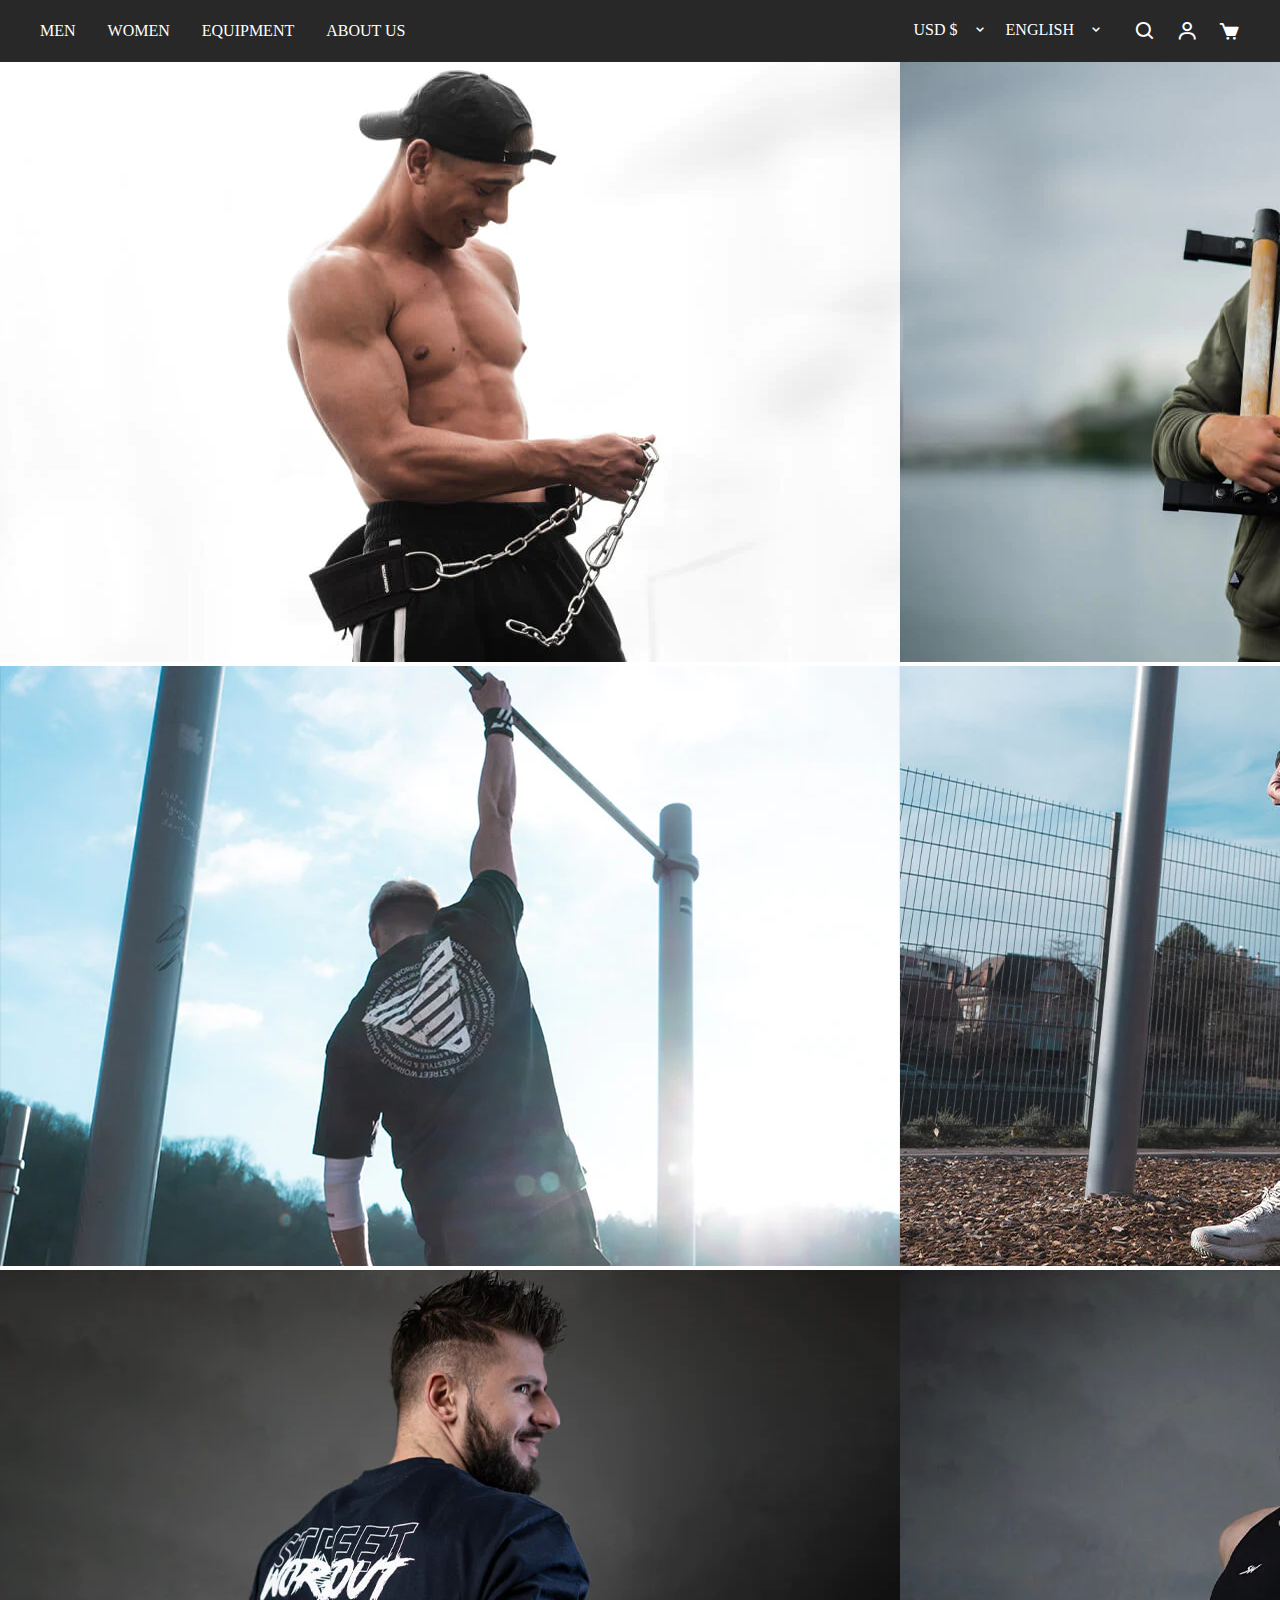
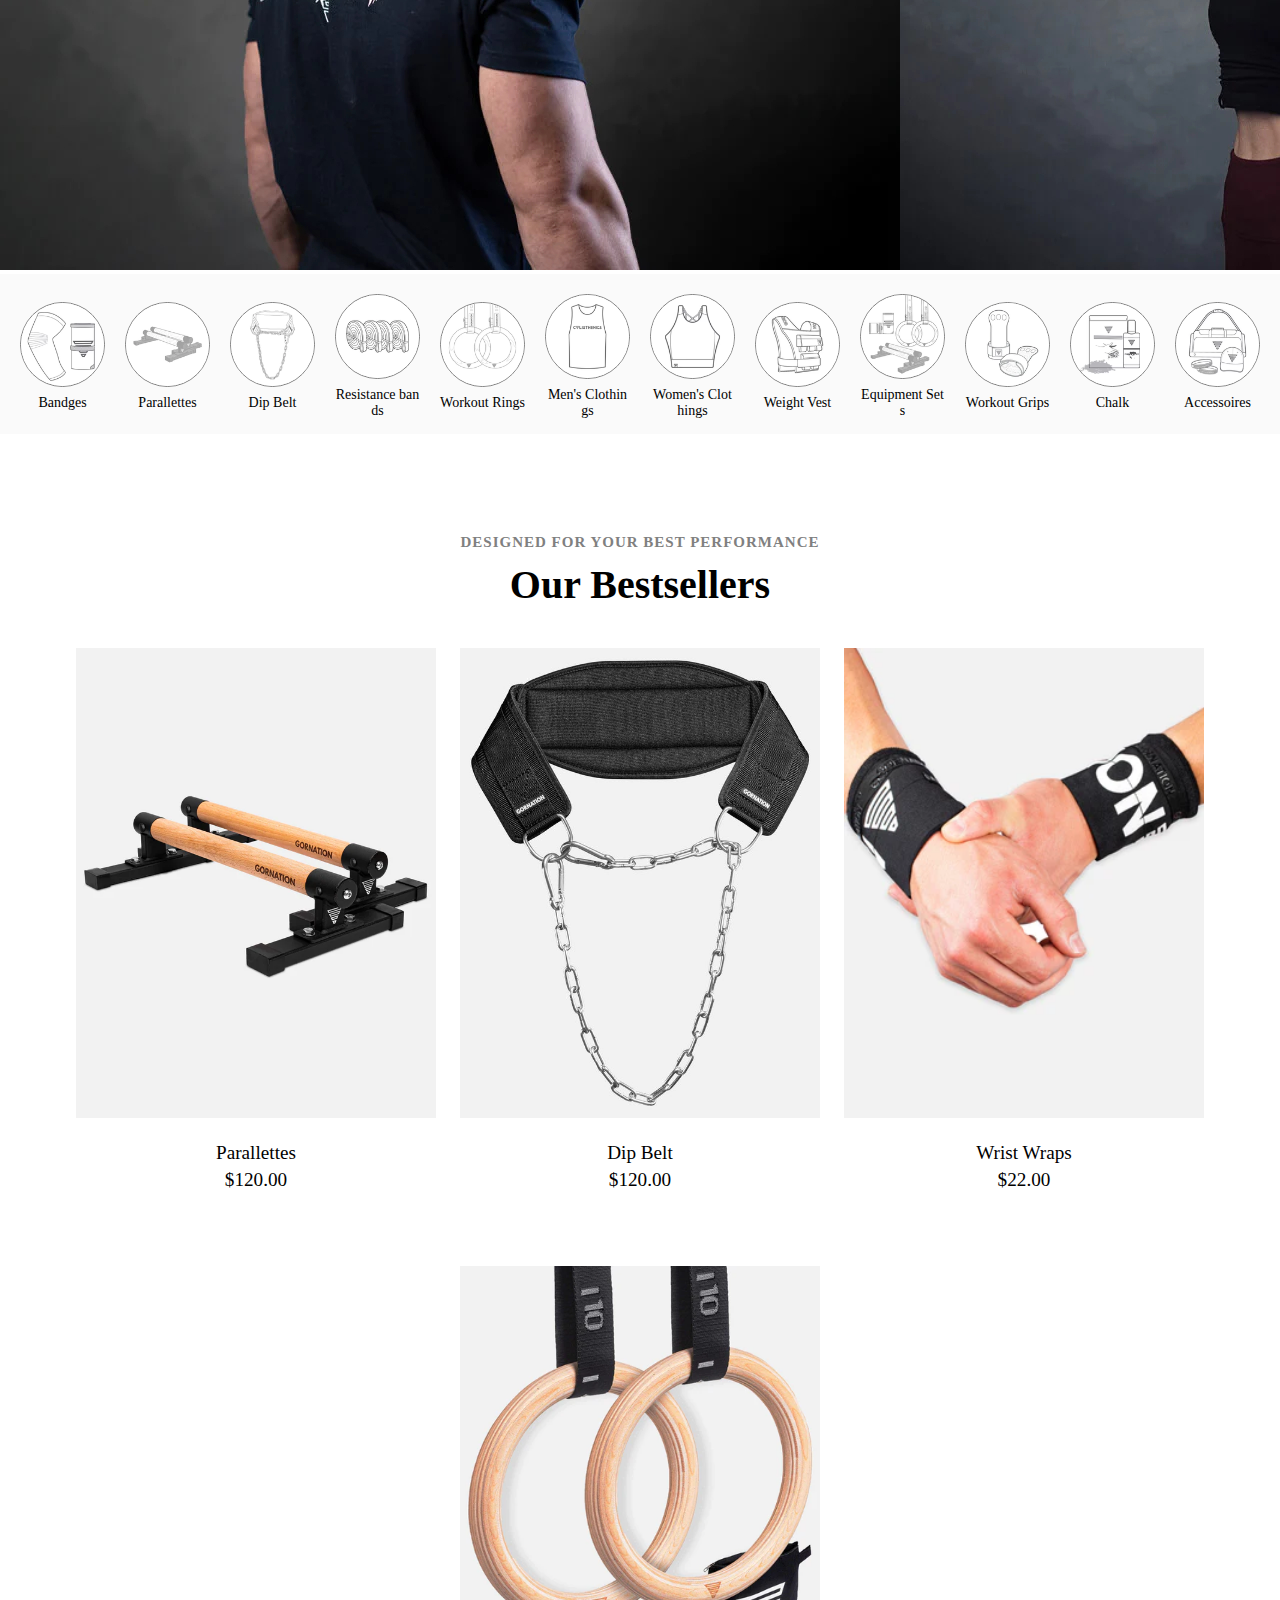
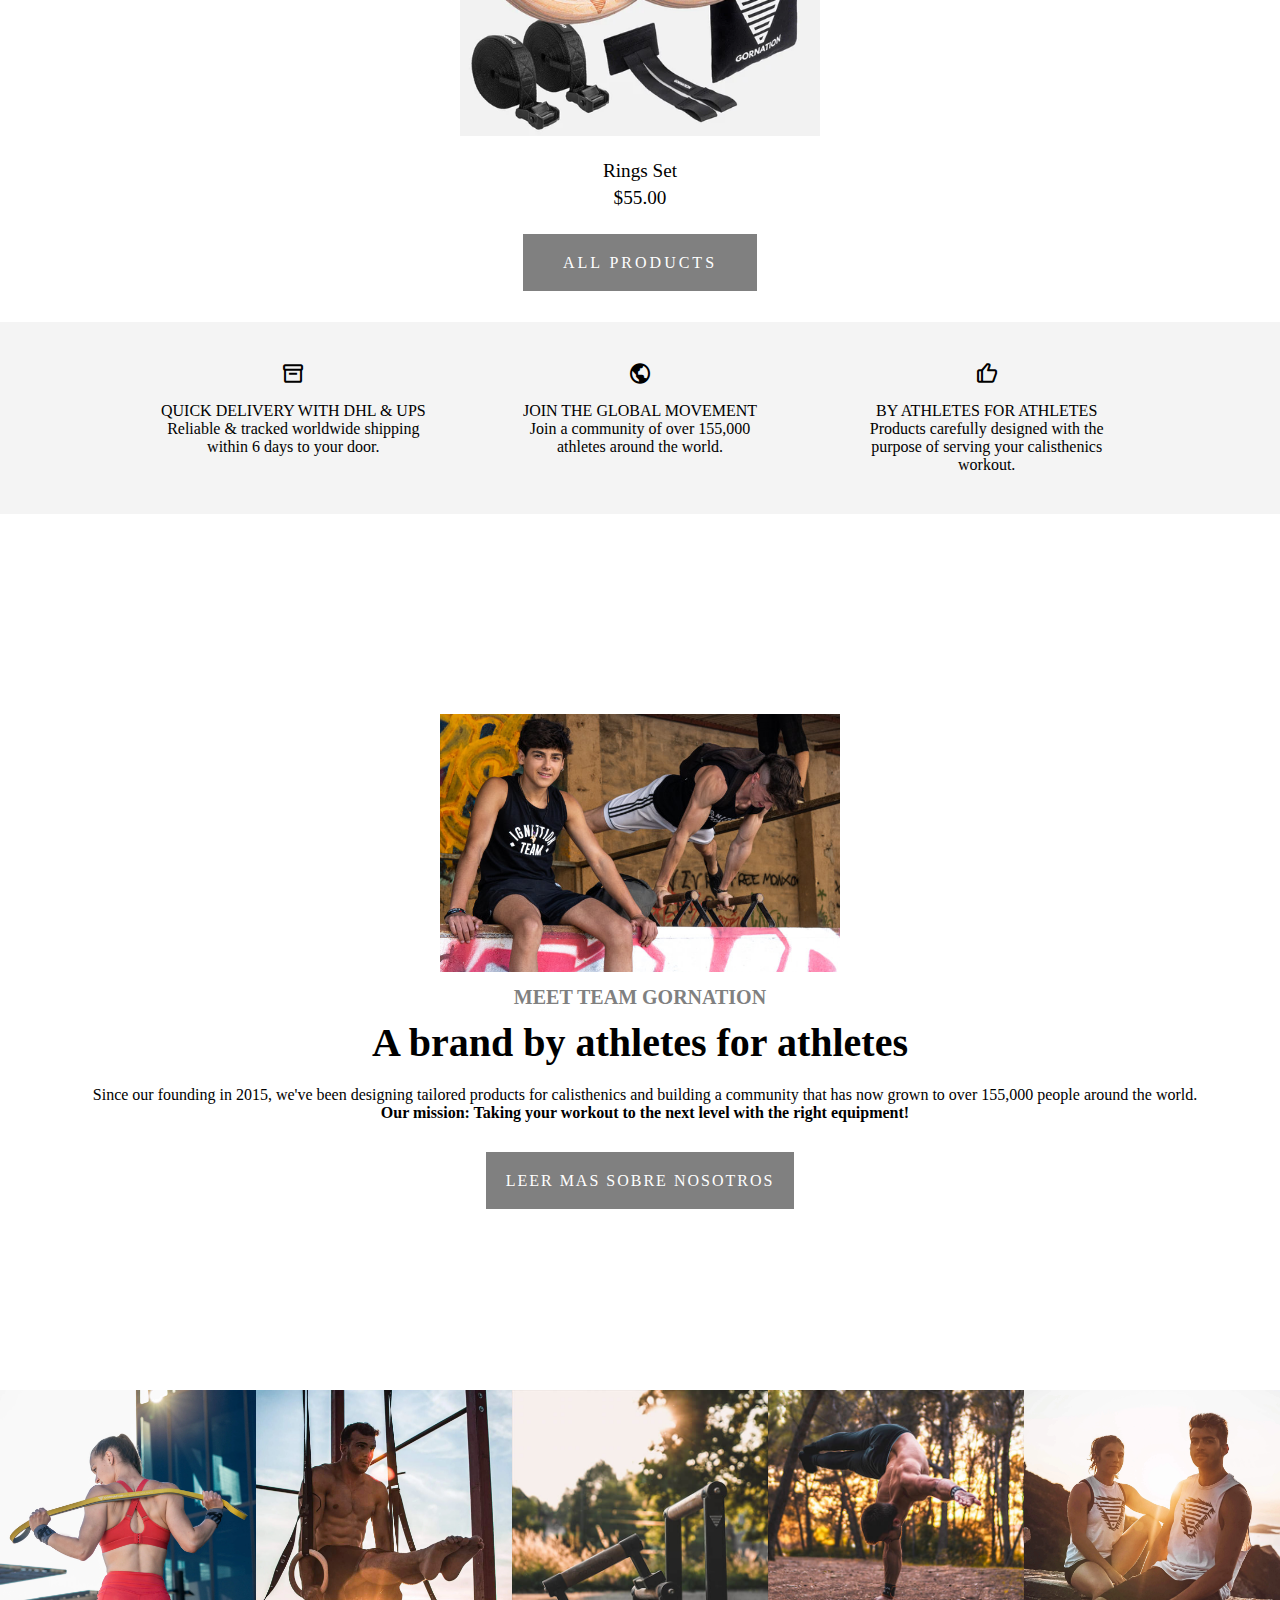
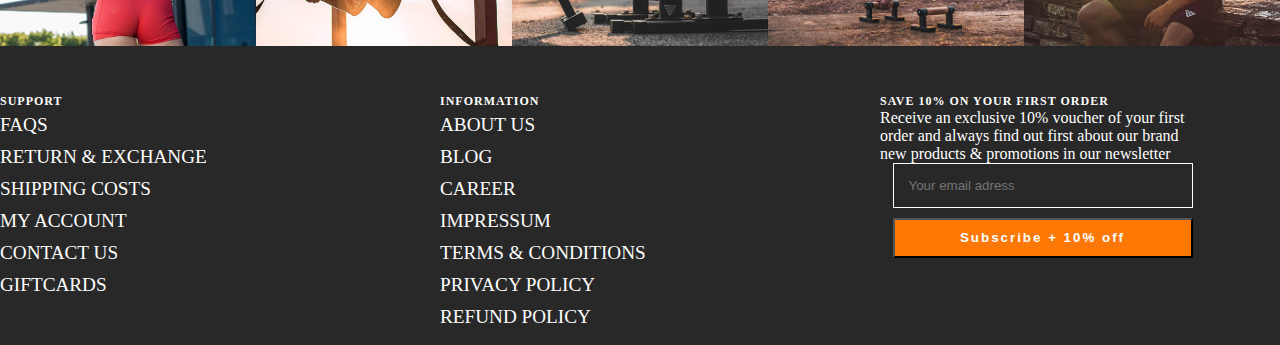
<file: index.html>
<!DOCTYPE html>
<html lang="en">
<head>
    <meta charset="UTF-8">
    <meta http-equiv="X-UA-Compatible" content="IE=edge">
    <meta name="viewport" content="width=device-width, initial-scale=1.0">
    <link href='https://unpkg.com/boxicons@2.1.4/css/boxicons.min.css' rel='stylesheet'>
    <link href="https://cdn.jsdelivr.net/npm/bootstrap@5.3.0-alpha1/dist/css/bootstrap.min.css" rel="stylesheet" integrity="sha384-GLhlTQ8iRABdZLl6O3oVMWSktQOp6b7In1Zl3/Jr59b6EGGoI1aFkw7cmDA6j6gD" crossorigin="anonymous">
    <link rel="icon" href="../imagenes/logo/logo.svg">
    <link rel="stylesheet" href="./css/style.css">
    <title>Calisthenics</title>
</head>
<body>
    <header>
        <div class="container-1">
            <div class="hader__wrapper">
                <div class="container-navbar-1">
                    <div class="navbar">
                        <nav>
                            <ul>
                                <li><a href="./section/ropa-de-hombres.html">MEN</a></li>
                                <li><a href="./section/ropa-de-mujeres.html">WOMEN</a></li>
                                <li><a href="./section/equipamento.html">EQUIPMENT</a></li>
                                <li><a href="./section/sobre-nosotros.html">ABOUT US</a></li>
                            </ul>
                        </nav>
                    </div>
                </div>
    
                <div class="header__secondary-link">
                    <form method="post" action="/localization" class="header__cross-border">
                        <input type="hidden" name="form_type" value="localization">
                        <input type="hidden" name="utf8" value="✓">
                        <input type="hidden" name="_method" value="put">
                        <input type="hidden" name="return_to" value="/">
                        <div class="pop-container">
                            <input type="hidden" name="countr_code" value="us">
                            <span class="visually-hidden">Contry/region</span>
                            <button type="button" is="toggle-button" class="popover-button">
                                USD $
                                <div class="chvron icon--inline">
                                    <i class='bx bx-chevron-down'></i>
                                </div>
                            </button>
                        </div>
                        <div class="pop-container">
                            <input type="hidden" name="countr_code" value="us">
                            <span class="visually-hidden">Contry/region</span>
                            <button type="button" is="toggle-button" class="popover-button">
                                ENGLISH
                                <div class="chvron icon--inline">
                                    <i class='bx bx-chevron-down'></i>
                                </div>
                            </button>
                        </div>
                    </form>

                    <div class="header__icon-list">
                        <a href="#" class="header__icon-wrapper"><i class='bx bx-search'></i></a>
                        <a href="./section/login.html" class="header__icon-wrapper"><i class='bx bx-user' ></i></a>
                        <a href="#" class="header__icon-wrapper"><i class='bx bxs-cart' ></i></a>
                    </div>
                </div>
            </div>
        </div>
    </header>

    <section class="slider">
        <div id="carouselExampleSlidesOnly" class="carousel slide" data-bs-ride="carousel">
            <div class="carousel-inner">
                <div class="carousel-item active">
                    <img src="./imagenes/img-slider-bootstrap/pagina-principal/slider-inicio-a.png" class="d-block w-100" alt="calistenia-img">
                </div>
                <div class="carousel-item">
                    <img src="./imagenes/img-slider-bootstrap/pagina-principal/slider-inicio-b.jpg" class="d-block w-100" alt="calistenia-img">
                </div>
                <div class="carousel-item">
                    <img src="./imagenes/img-slider-bootstrap/pagina-principal/slider-inicio-c.jpg" class="d-block w-100" alt="calistenia-img">
                </div>
            </div>
        </div>
    </section>

    <section class="items-objet">
        <div class="container-1">
            <a href="#"><img src="./imagenes/img-mein/img-item-produc/vendajes-center.avif" alt="bandages-"> Bandges</a>
            <a href="#"><img src="./imagenes/img-mein/img-item-produc/paralelas-center.webp" alt="Parallettes"> Parallettes</a>
            <a href="#"><img src="./imagenes/img-mein/img-item-produc/cintu-de-fuerza-center.webp" alt="Dip-Belt">Dip Belt</a>
            <a href="#"><img src="./imagenes/img-mein/img-item-produc/bandas-de-resistencia-center.webp" alt="Resistance-bands">Resistance bands</a>
            <a href="#"><img src="./imagenes/img-mein/img-item-produc/aros-de-fuerza-center.avif" alt="Workout-rings">Workout Rings</a>
            <a href="#"><img src="./imagenes/img-mein/img-item-produc/ropa-de-hombre-center.avif" alt="Men's-Clothings">Men's Clothings</a>
            <a href="#"><img src="./imagenes/img-mein/img-item-produc/ropa-de-mujeres-center.avif" alt="Women's-Clothings">Women's Clothings</a>
            <a href="#"><img src="./imagenes/img-mein/img-item-produc/chaleco-de-peso-center.avif" alt="Weight-Vest">Weight Vest</a>
            <a href="#"><img src="./imagenes/img-mein/img-item-produc/equipo-completo-center.avif" alt="Equipment-Sets">Equipment Sets</a>
            <a href="#"><img src="./imagenes/img-mein/img-item-produc/traps-para-las-manos-center.webp" alt="Workout-Grips">Workout Grips</a>
            <a href="#"><img src="./imagenes/img-mein/img-item-produc/paquete-de-tiza-grande.avif" alt="Chalk">Chalk</a>
            <a href="#"><img src="./imagenes/img-mein/img-item-produc/accesorios-completo-center.avif" alt="Accessoires">Accessoires</a>
        </div>
    </section>

    <section class="mas-vendidos">
        <div class="container-text">
            <h2>DESIGNED FOR YOUR BEST PERFORMANCE</h2>
            <h3>Our Bestsellers</h3>
        </div>
        <div class="container-1">
            <div class="container-2">
                <div class="objet">
                    <div class="paralelas">
                        <a href="#"><img src="./imagenes/img-mein/img-vendidos/paralelas-a.webp" alt="paralelas"></a>
                    </div>
                    <div class="precios">
                        <a href="#">Parallettes</a>
                        <span>$120.00</span>
                    </div>
                </div>
                <div class="objet">
                    <div class="paralelas">
                        <a href="#"><img src="./imagenes/img-mein/img-vendidos/cinto-de-fuerza-a.jpg "alt="cintu-de-fuerza"></a>
                    </div>
                    <div class="precios">
                        <a href="#">Dip Belt</a>
                        <span>$120.00</span>
                    </div>
                </div>
                <div class="objet">
                    <div class="paralelas">
                        <a href="#"><img src="./imagenes/img-mein/img-vendidos/traps-de-mano-a.webp" alt="traps-para-las-manos"></a>
                    </div>
                    <div class="precios">
                        <a href="#">Wrist Wraps</a>
                        <span>$22.00</span>
                    </div>
                </div>
                <div class="objet">
                    <div class="paralelas">
                        <a href="#"><img src="./imagenes/img-mein/img-vendidos/aros-de-fuerza-a.webp" alt="aros-de-fuerza"></a>
                    </div>
                    <div class="precios">
                        <a href="#">Rings Set</a>
                        <span>$55.00</span>
                    </div>
                </div>
            </div>
            <div class="btn-1">
                <a href="#">ALL PRODUCTS</a>
            </div>
        </div>
    </section>

    <section class="ventas">
        <div class="container-1">
            <div class="container-2">
                <div class="container-3">
                    <div class="native">
                        <div class="content-box-1">
                            <div class="content-box-2">
                                <div class="caja">
                                    <div class="icon">
                                        <i class='bx bx-box'></i>
                                    </div>
                                    <div class="text">
                                        <p>QUICK DELIVERY WITH DHL & UPS</p>
                                    <p>Reliable & tracked worldwide shipping within 6 days to your door.</p>
                                    </div>
                                </div>
                                <div class="caja">
                                    <div class="icon">
                                        <i class='bx bx-world'></i>
                                    </div>
                                    <div class="text">
                                        <p>JOIN THE GLOBAL MOVEMENT</p>
                                    <p>Join a community of over 155,000 athletes around the world.</p>
                                    </div>
                                </div>
                                <div class="caja">
                                    <div class="icon">
                                        <i class='bx bx-like' ></i>
                                    </div>
                                    <div class="text">
                                        <p>BY ATHLETES FOR ATHLETES</p>
                                    <p>Products carefully designed with the purpose of serving your calisthenics workout.</p>
                                    </div>
                                </div>
                            </div>
                        </div>
                    </div>
                </div>
            </div>
        </div>
    </section>

    <section class="atletas">
        <div class="container-1">
            <div class="container-img">
                <img src="./imagenes/img-mein/team/team.jpg" alt="TEAM">
            </div>
            <div class="container-text-1">
                <div class="container-text-2">
                    <h2>MEET TEAM GORNATION</h2>
                    <h3>A brand by athletes for athletes</h3>
                        <div class="text">
                            <p>Since our founding in 2015, we've been designing tailored products for calisthenics and building a community that has now grown to over 155,000 people around the world.</p>
                            <p class="negrita"><strong>Our mission: Taking your workout to the next level with the right equipment!</strong></p>
                        </div>
                </div>
                <div class="btn-1">
                    <a href="#">LEER MAS SOBRE NOSOTROS</a>
                </div>
            </div>
        </div>
    </section>

    <section class="footer-img">
        <div class="container-1">
            <img src="./imagenes/img-mein/img-footer/resistencia-a.webp" alt="Resistencia">
            <img src="./imagenes/img-mein/img-footer/fuerza-b.webp" alt="Fuerza-b">
            <img src="./imagenes/img-mein/img-footer/paralelas-c.jpg" alt="Paralelas">
            <img src="./imagenes/img-mein/img-footer/equilibrio-d.jpg" alt="Equilibrio">
            <img src="./imagenes/img-mein/img-footer/amigos-e.webp" alt="Amigos">
        </div>
    </section>

    <div class="shopify-section">
        <footer class="footer">
            <div class="container-1">
                <div class="footer__inner">
                    <div class="footer__item-list">
                        <div class="footer__item">
                            <div class="footer__item-title footer__item--link is-first">
                                <p class="footer__item-ritle heading heading--small">SUPPORT</p>
                                <div class="footer__item--content">
                                    <ul class="linklist list--unstyled">
                                        <li class="linklist__item"><a href="#">FAQS</a></li>
                                        <li class="linklist__item"><a href="#">RETURN & EXCHANGE</a></li>
                                        <li class="linklist__item"><a href="#">SHIPPING COSTS</a></li>
                                        <li class="linklist__item"><a href="#">MY ACCOUNT</a></li>
                                        <li class="linklist__item"><a href="#">CONTACT US</a></li>
                                        <li class="linklist__item"><a href="#">GIFTCARDS</a></li>
                                    </ul>
                                </div>
                            </div>
                        </div>
                        <div class="footer__item">
                            <div class="footer__item-title footer__item--link is-first">
                                <p class="footer__item-ritle heading heading--small">INFORMATION</p>
                                <div class="footer__item--content">
                                    <ul class="linklist list--unstyled">
                                        <li class="linklist__item"><a href="#">ABOUT US</a></li>
                                        <li class="linklist__item"><a href="#">BLOG</a></li>
                                        <li class="linklist__item"><a href="#">CAREER</a></li>
                                        <li class="linklist__item"><a href="#">IMPRESSUM</a></li>
                                        <li class="linklist__item"><a href="#">TERMS & CONDITIONS</a></li>
                                        <li class="linklist__item"><a href="#">PRIVACY POLICY</a></li>
                                        <li class="linklist__item"><a href="#">REFUND POLICY</a></li>
                                    </ul>
                                </div>
                            </div>
                        </div>
                        <div class="footer__item">
                            <P class="footer__item title headin heading--small">SAVE 10% ON YOUR FIRST ORDER</P>
                            <div class="footer__item-content">
                                <p>
                                    Receive an exclusive 10% voucher of your first order and always find out first about our brand new products & promotions in our newsletter
                                </p>
                                <div class="form">
                                    <form action="post">
                                        <label for="email">
                                            <input type="email" required placeholder="Your email adress">
                                        </label>
                                        <button>Subscribe + 10% off</button>
                                    </form>
                                </div>
                            </div>
                        </div>
                    </div>
                </div>
            </div>
        </footer>
    </div>

    <script src="https://cdn.jsdelivr.net/npm/@popperjs/core@2.11.6/dist/umd/popper.min.js" integrity="sha384-oBqDVmMz9ATKxIep9tiCxS/Z9fNfEXiDAYTujMAeBAsjFuCZSmKbSSUnQlmh/jp3" crossorigin="anonymous"></script>
    <script src="https://cdn.jsdelivr.net/npm/bootstrap@5.3.0-alpha1/dist/js/bootstrap.min.js" integrity="sha384-mQ93GR66B00ZXjt0YO5KlohRA5SY2XofN4zfuZxLkoj1gXtW8ANNCe9d5Y3eG5eD" crossorigin="anonymous"></script>
</body>
</html>
</file>
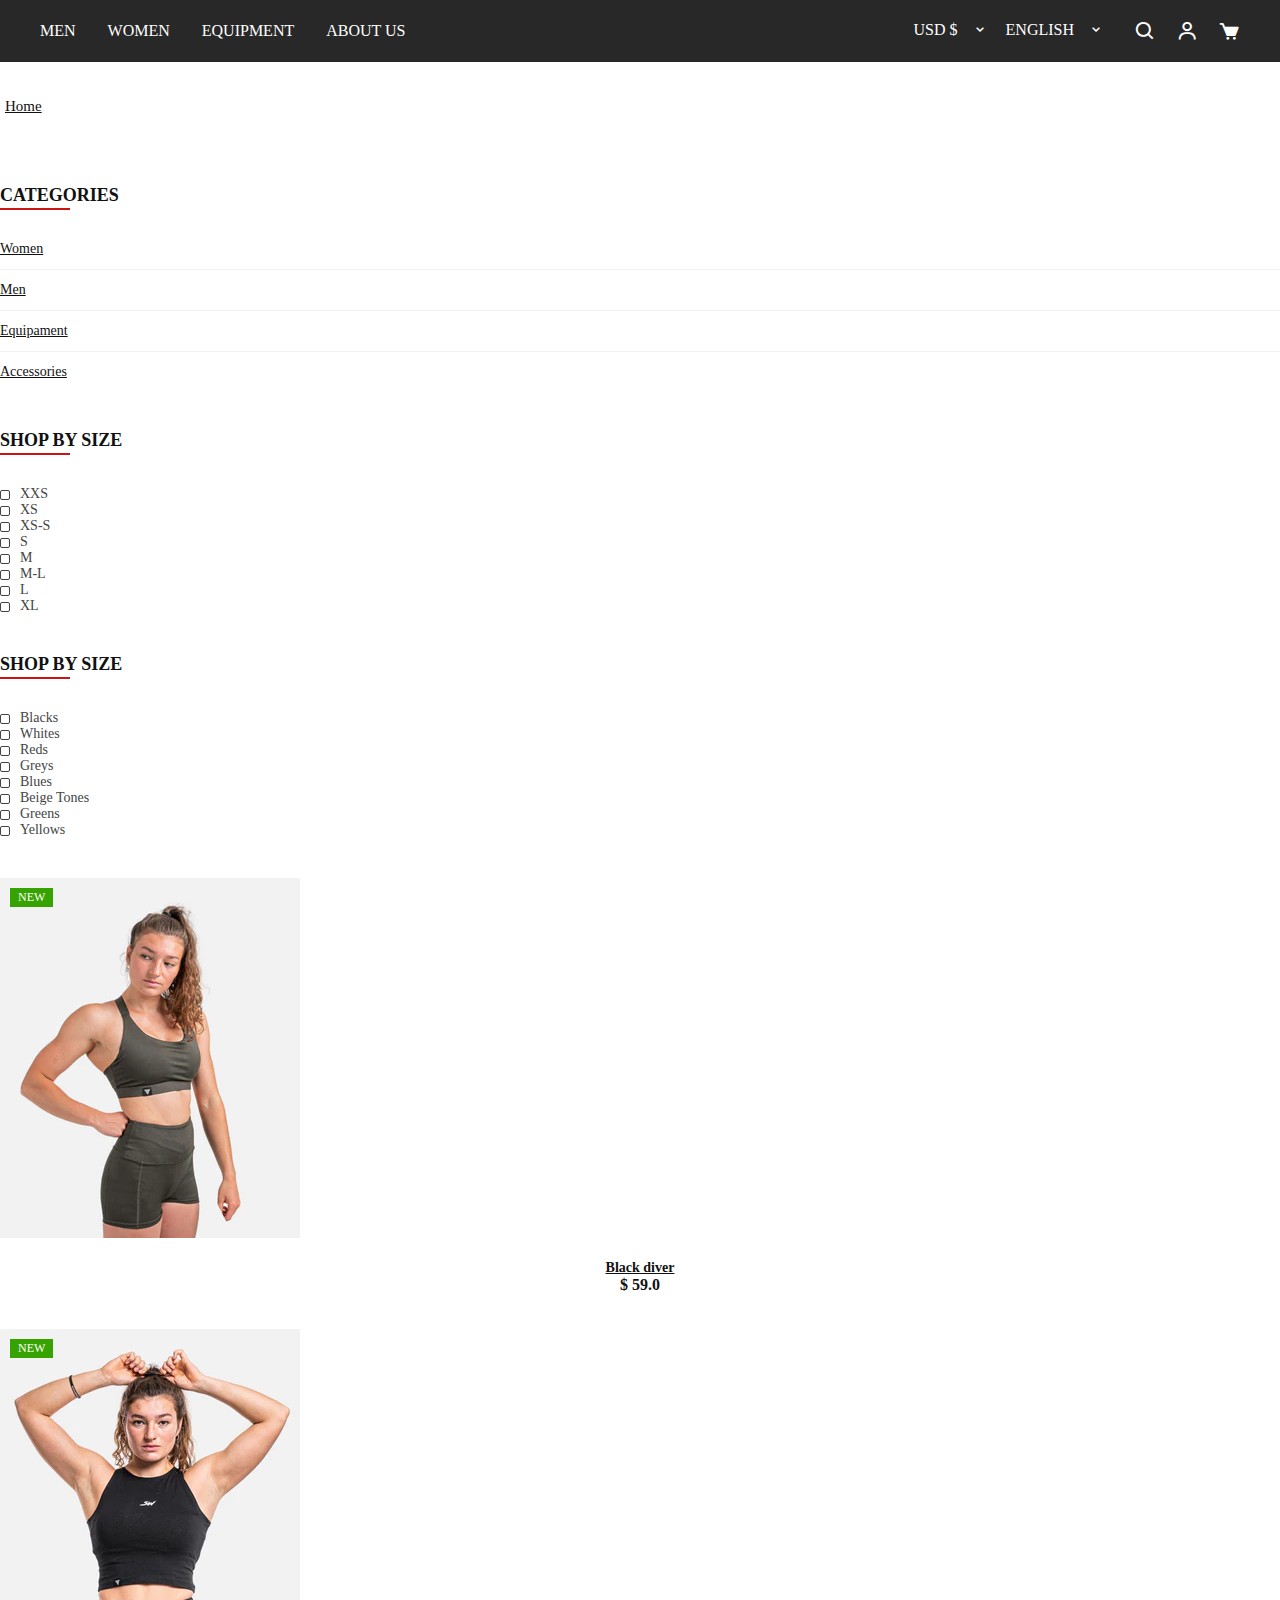
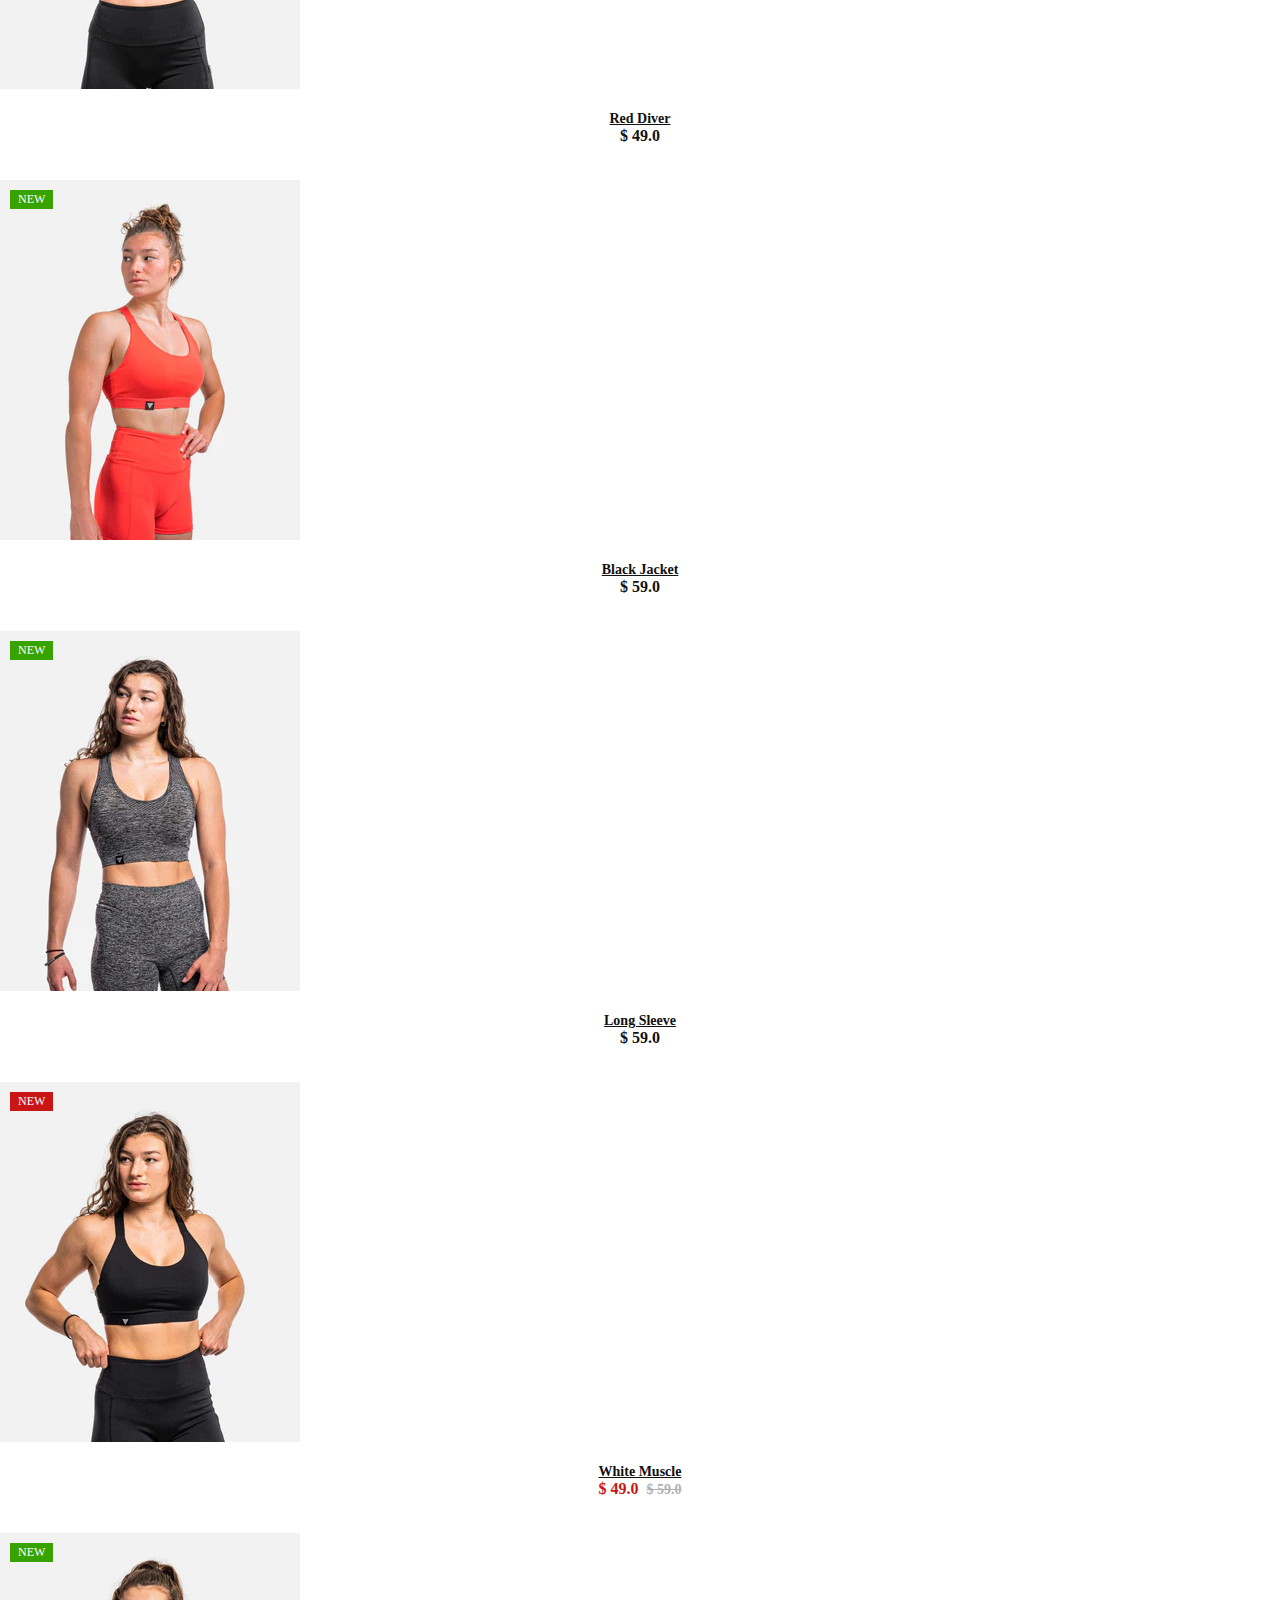
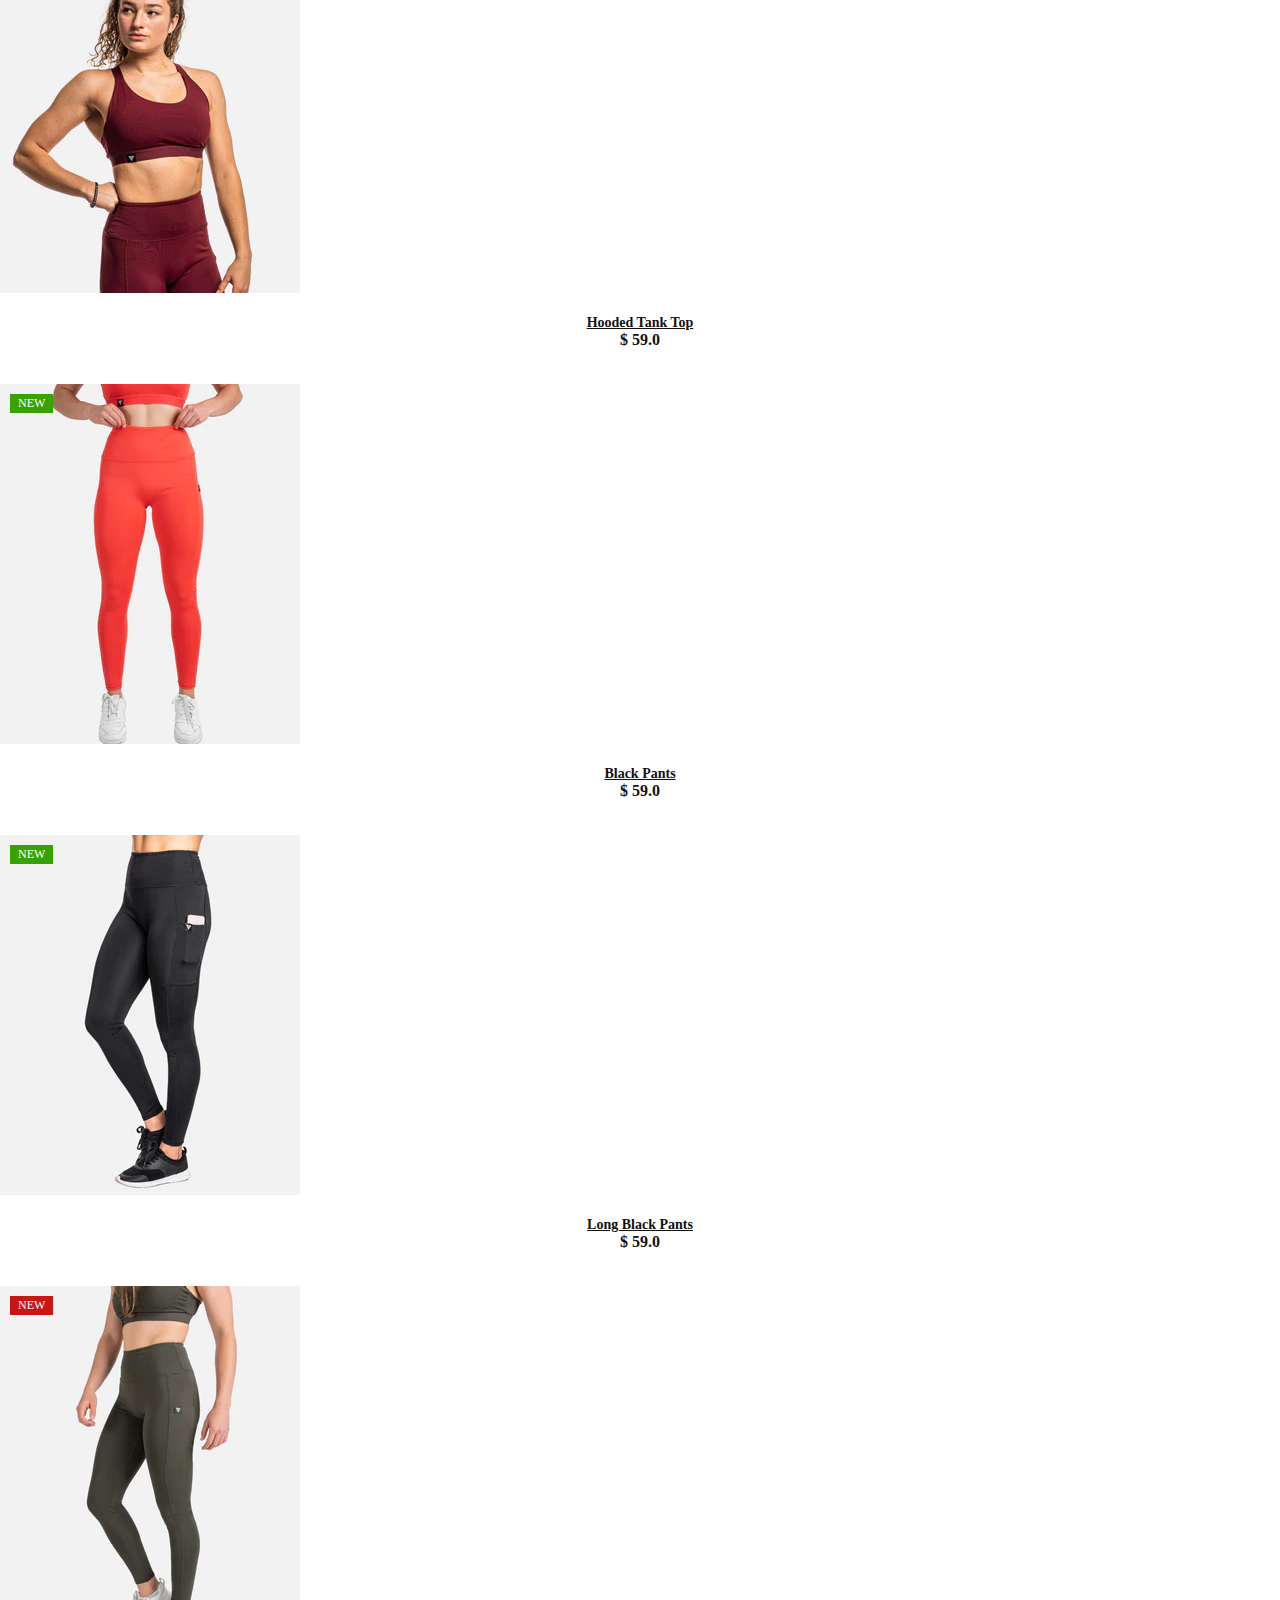
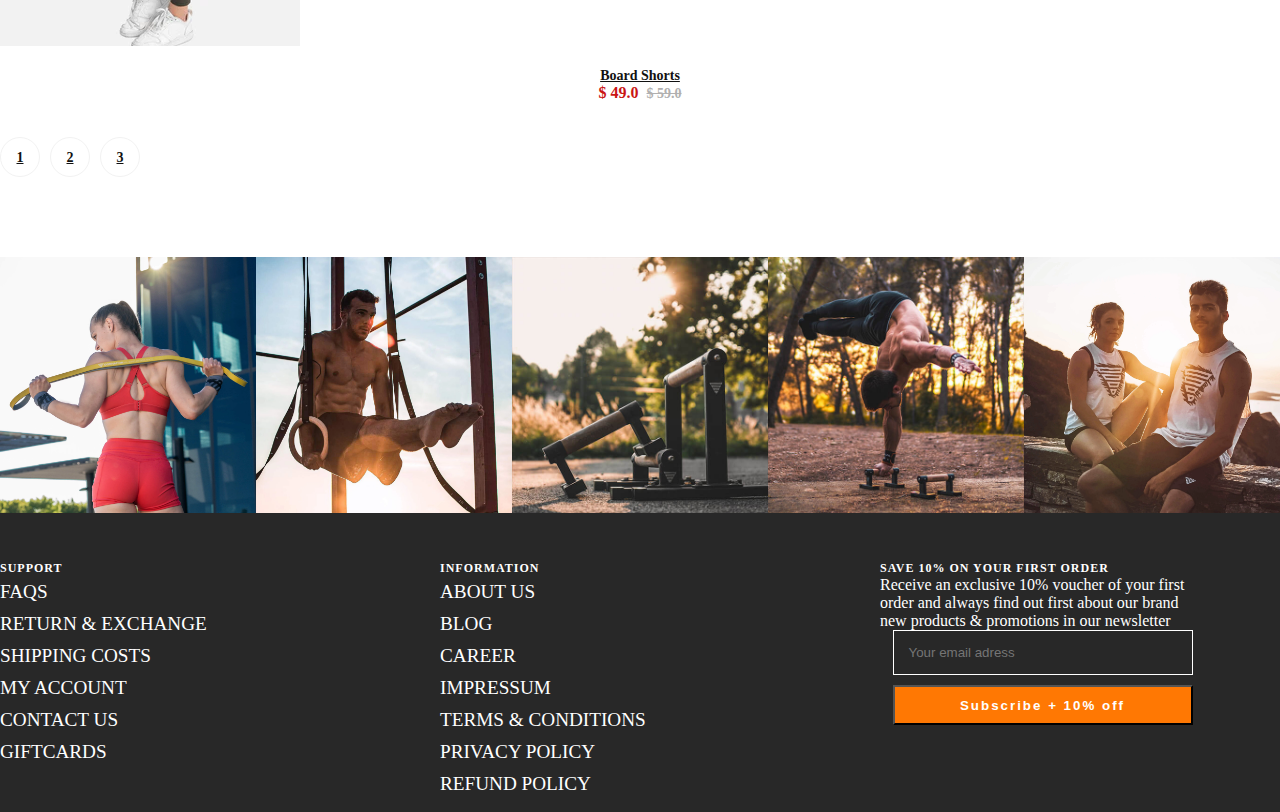
<file: section/equipamento.html>
<!DOCTYPE html>
<html lang="en">
<head>
    <head>
        <meta charset="UTF-8">
        <meta http-equiv="X-UA-Compatible" content="IE=edge">
        <meta name="viewport" content="width=device-width, initial-scale=1.0">
        <link href='https://unpkg.com/boxicons@2.1.4/css/boxicons.min.css' rel='stylesheet'>
        <link href="https://cdn.jsdelivr.net/npm/bootstrap@5.3.0-alpha1/dist/css/bootstrap.min.css" rel="stylesheet" integrity="sha384-GLhlTQ8iRABdZLl6O3oVMWSktQOp6b7In1Zl3/Jr59b6EGGoI1aFkw7cmDA6j6gD" crossorigin="anonymous">
        <link rel="icon" href="../imagenes/logo/logo.svg">
        <link rel="stylesheet" href="../css/style.css">
        <title>Calisthenics | Equipament</title>
    </head>
</head>
<body>
    <header>
        <div class="container-1">
            <div class="hader__wrapper">
                <div class="container-navbar-1">
                    <div class="navbar">
                        <nav>
                            <ul>
                                <li><a href="../section/ropa-de-hombres.html">MEN</a></li>
                                <li><a href="../section/ropa-de-mujeres.html">WOMEN</a></li>
                                <li><a href="../section/equipamento.html">EQUIPMENT</a></li>
                                <li><a href="../section/sobre-nosotros.html">ABOUT US</a></li>
                            </ul>
                        </nav>
                    </div>
                </div>
    
                <div class="header__secondary-link">
                    <form method="post" action="/localization" class="header__cross-border">
                        <input type="hidden" name="form_type" value="localization">
                        <input type="hidden" name="utf8" value="✓">
                        <input type="hidden" name="_method" value="put">
                        <input type="hidden" name="return_to" value="/">
                        <div class="pop-container">
                            <input type="hidden" name="countr_code" value="us">
                            <span class="visually-hidden">Contry/region</span>
                            <button type="button" is="toggle-button" class="popover-button">
                                USD $
                                <div class="chvron icon--inline">
                                    <i class='bx bx-chevron-down'></i>
                                </div>
                            </button>
                        </div>
                        <div class="pop-container">
                            <input type="hidden" name="countr_code" value="us">
                            <span class="visually-hidden">Contry/region</span>
                            <button type="button" is="toggle-button" class="popover-button">
                                ENGLISH
                                <div class="chvron icon--inline">
                                    <i class='bx bx-chevron-down'></i>
                                </div>
                            </button>
                        </div>
                    </form>

                    <div class="header__icon-list">
                        <a href="#" class="header__icon-wrapper"><i class='bx bx-search'></i></a>
                        <a href="../section/login.html" class="header__icon-wrapper"><i class='bx bx-user' ></i></a>
                        <a href="#" class="header__icon-wrapper"><i class='bx bxs-cart' ></i></a>
                    </div>
                </div>
            </div>
        </div>
    </header>

    <div class="breadcrumb-option">
        <div class="container">
            <div class="row">
                <div class="col-lg-12">
                    <div class="breadcrumb__links">
                        <a href="../index.html"><i class="fa fa-home"></i> Home</a>
                    </div>
                </div>
            </div>
        </div>
    </div>

    <section class="shop spad">
        <div class="container">
            <div class="row">
                <div class="col-lg-3 col-md-3">
                    <div class="shop__sidebar">
                        <div class="sidebar__categories">
                            <div class="section-title">
                                <h4>Categories</h4>
                            </div>
                            <div class="categories__accordion">
                                <div class="accordion" id="accordionExample">
                                    <div class="card">
                                        <div class="card-heading active">
                                            <a href="./ropa-de-mujeres.html">Women</a>
                                        </div>
                                    </div>
                                    <div class="card">
                                        <div class="card-heading">
                                            <a href="./ropa-de-hombres.html">Men</a>
                                        </div>
                                    </div>
                                    <div class="card">
                                        <div class="card-heading">
                                            <a href="./equipamento.html">Equipament</a>
                                        </div>
                                    </div>
                                    <div class="card">
                                        <div class="card-heading">
                                            <a href="#">Accessories</a>
                                        </div>
                                    </div>
                                </div>
                            </div>
                        </div>
                        <div class="sidebar__sizes">
                            <div class="section-title">
                                <h4>Shop by size</h4>
                            </div>
                            <div class="size__list">
                                <label for="xxs">
                                    xxs
                                    <input type="checkbox" id="xxs">
                                    <span class="checkmark"></span>
                                </label>
                                <label for="xs">
                                    xs
                                    <input type="checkbox" id="xs">
                                    <span class="checkmark"></span>
                                </label>
                                <label for="xss">
                                    xs-s
                                    <input type="checkbox" id="xss">
                                    <span class="checkmark"></span>
                                </label>
                                <label for="s">
                                    s
                                    <input type="checkbox" id="s">
                                    <span class="checkmark"></span>
                                </label>
                                <label for="m">
                                    m
                                    <input type="checkbox" id="m">
                                    <span class="checkmark"></span>
                                </label>
                                <label for="ml">
                                    m-l
                                    <input type="checkbox" id="ml">
                                    <span class="checkmark"></span>
                                </label>
                                <label for="l">
                                    l
                                    <input type="checkbox" id="l">
                                    <span class="checkmark"></span>
                                </label>
                                <label for="xl">
                                    xl
                                    <input type="checkbox" id="xl">
                                    <span class="checkmark"></span>
                                </label>
                            </div>
                        </div>
                        <div class="sidebar__color">
                            <div class="section-title">
                                <h4>Shop by size</h4>
                            </div>
                            <div class="size__list color__list">
                                <label for="black">
                                    Blacks
                                    <input type="checkbox" id="black">
                                    <span class="checkmark"></span>
                                </label>
                                <label for="whites">
                                    Whites
                                    <input type="checkbox" id="whites">
                                    <span class="checkmark"></span>
                                </label>
                                <label for="reds">
                                    Reds
                                    <input type="checkbox" id="reds">
                                    <span class="checkmark"></span>
                                </label>
                                <label for="greys">
                                    Greys
                                    <input type="checkbox" id="greys">
                                    <span class="checkmark"></span>
                                </label>
                                <label for="blues">
                                    Blues
                                    <input type="checkbox" id="blues">
                                    <span class="checkmark"></span>
                                </label>
                                <label for="beige">
                                    Beige Tones
                                    <input type="checkbox" id="beige">
                                    <span class="checkmark"></span>
                                </label>
                                <label for="greens">
                                    Greens
                                    <input type="checkbox" id="greens">
                                    <span class="checkmark"></span>
                                </label>
                                <label for="yellows">
                                    Yellows
                                    <input type="checkbox" id="yellows">
                                    <span class="checkmark"></span>
                                </label>
                            </div>
                        </div>
                    </div>
                </div>
                <div class="col-lg-9 col-md-9">
                    <div class="row">
                        <div class="col-lg-4 col-md-6">
                            <div class="product__item">
                                <div class="product__item__pic set-bg">
                                    <img src="../imagenes/img-ropas-mujeres/conjunto-verde-x300.webp" alt="black-diver">
                                    <div class="label new">New</div>
                                </div>
                                <div class="product__item__text">
                                    <h6><a href="#">Black diver</a></h6>
                                    <div class="product__price">$ 59.0</div>
                                </div>
                            </div>
                        </div>
                        <div class="col-lg-4 col-md-6">
                            <div class="product__item">
                                <div class="product__item__pic set-bg">
                                    <img src="../imagenes/img-ropas-mujeres/conjunto-superior-negro-1-x300.webp" alt="black-diver">
                                    <div class="label new">New</div>
                                </div>
                                <div class="product__item__text">
                                    <h6><a href="#">Red Diver</a></h6>
                                    <div class="product__price">$ 49.0</div>
                                </div>
                            </div>
                        </div>
                        <div class="col-lg-4 col-md-6">
                            <div class="product__item">
                                <div class="product__item__pic set-bg">
                                    <img src="../imagenes/img-ropas-mujeres/conjunto-naranja-x300.webp" alt="black-jacket">
                                    <div class="label new">New</div>
                                </div>
                                <div class="product__item__text">
                                    <h6><a href="#">Black Jacket</a></h6>
                                    <div class="product__price">$ 59.0</div>
                                </div>
                            </div>
                        </div>
                        <div class="col-lg-4 col-md-6">
                            <div class="product__item">
                                <div class="product__item__pic set-bg">
                                    <img src="../imagenes/img-ropas-mujeres/conjunto-gris-1-x300.webp" alt="long-sleeve">
                                    <div class="label new">New</div>
                                </div>
                                <div class="product__item__text">
                                    <h6><a href="#">Long Sleeve</a></h6>
                                    <div class="product__price">$ 59.0</div>
                                </div>
                            </div>
                        </div>
                        <div class="col-lg-4 col-md-6">
                            <div class="product__item sale">
                                <div class="product__item__pic set-bg">
                                    <img src="../imagenes/img-ropas-mujeres/conjunto-completo-x300.webp" alt="white-muscle">
                                    <div class="label new">New</div>
                                </div>
                                <div class="product__item__text">
                                    <h6><a href="#">White Muscle</a></h6>
                                    <div class="product__price">$ 49.0 <span>$ 59.0</span></div>
                                </div>
                            </div>
                        </div>
                        <div class="col-lg-4 col-md-6">
                            <div class="product__item">
                                <div class="product__item__pic set-bg">
                                    <img src="../imagenes/img-ropas-mujeres/conjunto-completo-bordo-x300.webp" alt="Hooded-Tank-Top">
                                    <div class="label new">New</div>
                                </div>
                                <div class="product__item__text">
                                    <h6><a href="#">Hooded Tank Top</a></h6>
                                    <div class="product__price">$ 59.0</div>
                                </div>
                            </div>
                        </div>
                        <div class="col-lg-4 col-md-6">
                            <div class="product__item">
                                <div class="product__item__pic set-bg">
                                    <img src="../imagenes/img-ropas-mujeres/calza-naranja-x200.webp" alt="Black-Pants">
                                    <div class="label new">New</div>
                                </div>
                                <div class="product__item__text">
                                    <h6><a href="#">Black Pants</a></h6>
                                    <div class="product__price">$ 59.0</div>
                                </div>
                            </div>
                        </div>
                        <div class="col-lg-4 col-md-6">
                            <div class="product__item">
                                <div class="product__item__pic set-bg">
                                    <img src="../imagenes/img-ropas-mujeres/calza-negra-x300.webp" alt="long-black-pants">
                                    <div class="label new">New</div>
                                </div>
                                <div class="product__item__text">
                                    <h6><a href="#">Long Black Pants</a></h6>
                                    <div class="product__price">$ 59.0</div>
                                </div>
                            </div>
                        </div>
                        <div class="col-lg-4 col-md-6">
                            <div class="product__item sale">
                                <div class="product__item__pic set-bg">
                                    <img src="../imagenes/img-ropas-mujeres/calza-verde-x300.webp" alt="board shorts">
                                    <div class="label new">New</div>
                                </div>
                                <div class="product__item__text">
                                    <h6><a href="#">Board Shorts</a></h6>
                                    <div class="product__price">$ 49.0 <span>$ 59.0</span></div>
                                </div>
                            </div>
                        </div>
                        <div class="col-lg-12 text-center">
                            <div class="pagination__option">
                                <a href="#">1</a>
                                <a href="#">2</a>
                                <a href="#">3</a>
                            </div>
                        </div>
                    </div>
                </div>
            </div>
        </div>
    </section>

    <section class="footer-img">
        <div class="container-1">
            <img src="../imagenes/img-mein/img-footer/resistencia-a.webp" alt="Resistencia">
            <img src="../imagenes/img-mein/img-footer/fuerza-b.webp" alt="Fuerza-b">
            <img src="../imagenes/img-mein/img-footer/paralelas-c.jpg" alt="Paralelas">
            <img src="../imagenes/img-mein/img-footer/equilibrio-d.jpg" alt="Equilibrio">
            <img src="../imagenes/img-mein/img-footer/amigos-e.webp" alt="Amigos">
        </div>
    </section>

    <div class="shopify-section">
        <footer class="footer">
            <div class="container-1">
                <div class="footer__inner">
                    <div class="footer__item-list">
                        <div class="footer__item">
                            <div class="footer__item-title footer__item--link is-first">
                                <p class="footer__item-ritle heading heading--small">SUPPORT</p>
                                <div class="footer__item--content">
                                    <ul class="linklist list--unstyled">
                                        <li class="linklist__item"><a href="#">FAQS</a></li>
                                        <li class="linklist__item"><a href="#">RETURN & EXCHANGE</a></li>
                                        <li class="linklist__item"><a href="#">SHIPPING COSTS</a></li>
                                        <li class="linklist__item"><a href="#">MY ACCOUNT</a></li>
                                        <li class="linklist__item"><a href="#">CONTACT US</a></li>
                                        <li class="linklist__item"><a href="#">GIFTCARDS</a></li>
                                    </ul>
                                </div>
                            </div>
                        </div>
                        <div class="footer__item">
                            <div class="footer__item-title footer__item--link is-first">
                                <p class="footer__item-ritle heading heading--small">INFORMATION</p>
                                <div class="footer__item--content">
                                    <ul class="linklist list--unstyled">
                                        <li class="linklist__item"><a href="#">ABOUT US</a></li>
                                        <li class="linklist__item"><a href="#">BLOG</a></li>
                                        <li class="linklist__item"><a href="#">CAREER</a></li>
                                        <li class="linklist__item"><a href="#">IMPRESSUM</a></li>
                                        <li class="linklist__item"><a href="#">TERMS & CONDITIONS</a></li>
                                        <li class="linklist__item"><a href="#">PRIVACY POLICY</a></li>
                                        <li class="linklist__item"><a href="#">REFUND POLICY</a></li>
                                    </ul>
                                </div>
                            </div>
                        </div>
                        <div class="footer__item">
                            <P class="footer__item title headin heading--small">SAVE 10% ON YOUR FIRST ORDER</P>
                            <div class="footer__item-content">
                                <p>
                                    Receive an exclusive 10% voucher of your first order and always find out first about our brand new products & promotions in our newsletter
                                </p>
                                <div class="form">
                                    <form action="post">
                                        <label for="email">
                                            <input type="email" required placeholder="Your email adress">
                                        </label>
                                        <button>Subscribe + 10% off</button>
                                    </form>
                                </div>
                            </div>
                        </div>
                    </div>
                </div>
            </div>
        </footer>
    </div>

    <script src="https://cdn.jsdelivr.net/npm/@popperjs/core@2.11.6/dist/umd/popper.min.js" integrity="sha384-oBqDVmMz9ATKxIep9tiCxS/Z9fNfEXiDAYTujMAeBAsjFuCZSmKbSSUnQlmh/jp3" crossorigin="anonymous"></script>
    <script src="https://cdn.jsdelivr.net/npm/bootstrap@5.3.0-alpha1/dist/js/bootstrap.min.js" integrity="sha384-mQ93GR66B00ZXjt0YO5KlohRA5SY2XofN4zfuZxLkoj1gXtW8ANNCe9d5Y3eG5eD" crossorigin="anonymous"></script>
</body>
</html>
</file>
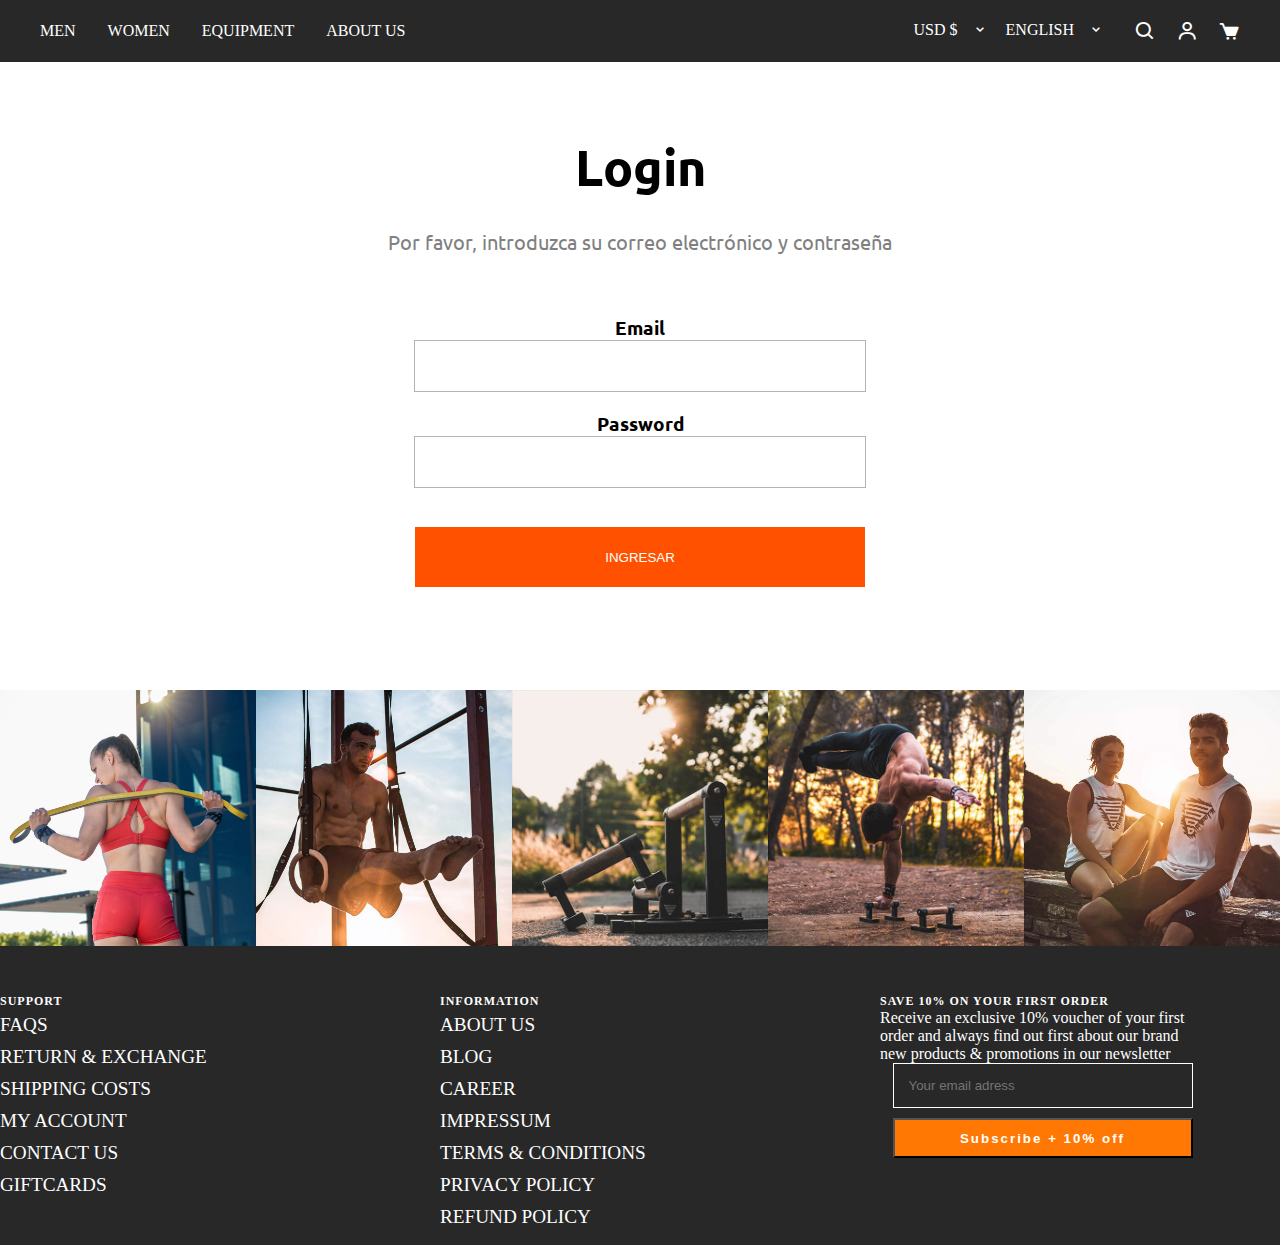
<file: section/login.html>
<!DOCTYPE html>
<html lang="en">
<head>
    <meta charset="UTF-8">
    <meta http-equiv="X-UA-Compatible" content="IE=edge">
    <meta name="viewport" content="width=device-width, initial-scale=1.0">
    <link href='https://unpkg.com/boxicons@2.1.4/css/boxicons.min.css' rel='stylesheet'>
    <link rel="icon" href="../imagenes/logo/logo.svg">
    <link rel="stylesheet" href="../css/style.css">
    <title>Login</title>
</head>
<body>
    <header>
        <div class="container-1">
            <div class="hader__wrapper">
                <div class="container-navbar-1">
                    <div class="navbar">
                        <nav>
                            <ul>
                                <li><a href="../section/ropa-de-hombres.html">MEN</a></li>
                                <li><a href="../section/ropa-de-mujeres.html">WOMEN</a></li>
                                <li><a href="../section/equipamento.html">EQUIPMENT</a></li>
                                <li><a href="../section/sobre-nosotros.html">ABOUT US</a></li>
                            </ul>
                        </nav>
                    </div>
                </div>
    
                <div class="header__secondary-link">
                    <form method="post" action="/localization" class="header__cross-border">
                        <input type="hidden" name="form_type" value="localization">
                        <input type="hidden" name="utf8" value="✓">
                        <input type="hidden" name="_method" value="put">
                        <input type="hidden" name="return_to" value="/">
                        <div class="pop-container">
                            <input type="hidden" name="countr_code" value="us">
                            <span class="visually-hidden">Contry/region</span>
                            <button type="button" is="toggle-button" class="popover-button">
                                USD $
                                <div class="chvron icon--inline">
                                    <i class='bx bx-chevron-down'></i>
                                </div>
                            </button>
                        </div>
                        <div class="pop-container">
                            <input type="hidden" name="countr_code" value="us">
                            <span class="visually-hidden">Contry/region</span>
                            <button type="button" is="toggle-button" class="popover-button">
                                ENGLISH
                                <div class="chvron icon--inline">
                                    <i class='bx bx-chevron-down'></i>
                                </div>
                            </button>
                        </div>
                    </form>

                    <div class="header__icon-list">
                        <a href="#" class="header__icon-wrapper"><i class='bx bx-search'></i></a>
                        <a href="../section/login.html" class="header__icon-wrapper"><i class='bx bx-user' ></i></a>
                        <a href="#" class="header__icon-wrapper"><i class='bx bxs-cart' ></i></a>
                    </div>
                </div>
            </div>
        </div>
    </header>

    <section class="login">
        <div class="container-login">
            <div class="login-1">
                <div class="login-text">
                    <h2>Login</h2>
                    <h3>Por favor, introduzca su correo electrónico y contraseña</h3>
                </div>
                <div class="login-input">
                    <form action="" method="post">
                        <label for="email">
                            Email
                            <input type="email" name="correo" required>
                        </label>
                        <label for="password">
                            Password
                            <input type="password" name="password" required>
                        </label>
                        <button>
                            <span>INGRESAR</span>
                        </button>
                    </form>
                </div>
            </div>
        </div>
    </section>

    <section class="footer-img">
        <div class="container-1">
            <img src="../imagenes/img-mein/img-footer/resistencia-a.webp" alt="Resistencia">
            <img src="../imagenes/img-mein/img-footer/fuerza-b.webp" alt="Fuerza-b">
            <img src="../imagenes/img-mein/img-footer/paralelas-c.jpg" alt="Paralelas">
            <img src="../imagenes/img-mein/img-footer/equilibrio-d.jpg" alt="Equilibrio">
            <img src="../imagenes/img-mein/img-footer/amigos-e.webp" alt="Amigos">
        </div>
    </section>

    <div class="shopify-section">
        <footer class="footer">
            <div class="container-1">
                <div class="footer__inner">
                    <div class="footer__item-list">
                        <div class="footer__item">
                            <div class="footer__item-title footer__item--link is-first">
                                <p class="footer__item-ritle heading heading--small">SUPPORT</p>
                                <div class="footer__item--content">
                                    <ul class="linklist list--unstyled">
                                        <li class="linklist__item"><a href="#">FAQS</a></li>
                                        <li class="linklist__item"><a href="#">RETURN & EXCHANGE</a></li>
                                        <li class="linklist__item"><a href="#">SHIPPING COSTS</a></li>
                                        <li class="linklist__item"><a href="#">MY ACCOUNT</a></li>
                                        <li class="linklist__item"><a href="#">CONTACT US</a></li>
                                        <li class="linklist__item"><a href="#">GIFTCARDS</a></li>
                                    </ul>
                                </div>
                            </div>
                        </div>
                        <div class="footer__item">
                            <div class="footer__item-title footer__item--link is-first">
                                <p class="footer__item-ritle heading heading--small">INFORMATION</p>
                                <div class="footer__item--content">
                                    <ul class="linklist list--unstyled">
                                        <li class="linklist__item"><a href="#">ABOUT US</a></li>
                                        <li class="linklist__item"><a href="#">BLOG</a></li>
                                        <li class="linklist__item"><a href="#">CAREER</a></li>
                                        <li class="linklist__item"><a href="#">IMPRESSUM</a></li>
                                        <li class="linklist__item"><a href="#">TERMS & CONDITIONS</a></li>
                                        <li class="linklist__item"><a href="#">PRIVACY POLICY</a></li>
                                        <li class="linklist__item"><a href="#">REFUND POLICY</a></li>
                                    </ul>
                                </div>
                            </div>
                        </div>
                        <div class="footer__item">
                            <P class="footer__item title headin heading--small">SAVE 10% ON YOUR FIRST ORDER</P>
                            <div class="footer__item-content">
                                <p>
                                    Receive an exclusive 10% voucher of your first order and always find out first about our brand new products & promotions in our newsletter
                                </p>
                                <div class="form">
                                    <form action="post">
                                        <label for="email">
                                            <input type="email" required placeholder="Your email adress">
                                        </label>
                                        <button>Subscribe + 10% off</button>
                                    </form>
                                </div>
                            </div>
                        </div>
                    </div>
                </div>
            </div>
        </footer>
    </div>

    <script src="https://cdn.jsdelivr.net/npm/@popperjs/core@2.11.6/dist/umd/popper.min.js" integrity="sha384-oBqDVmMz9ATKxIep9tiCxS/Z9fNfEXiDAYTujMAeBAsjFuCZSmKbSSUnQlmh/jp3" crossorigin="anonymous"></script>
    <script src="https://cdn.jsdelivr.net/npm/bootstrap@5.3.0-alpha1/dist/js/bootstrap.min.js" integrity="sha384-mQ93GR66B00ZXjt0YO5KlohRA5SY2XofN4zfuZxLkoj1gXtW8ANNCe9d5Y3eG5eD" crossorigin="anonymous"></script>
</body>
</html>
</file>
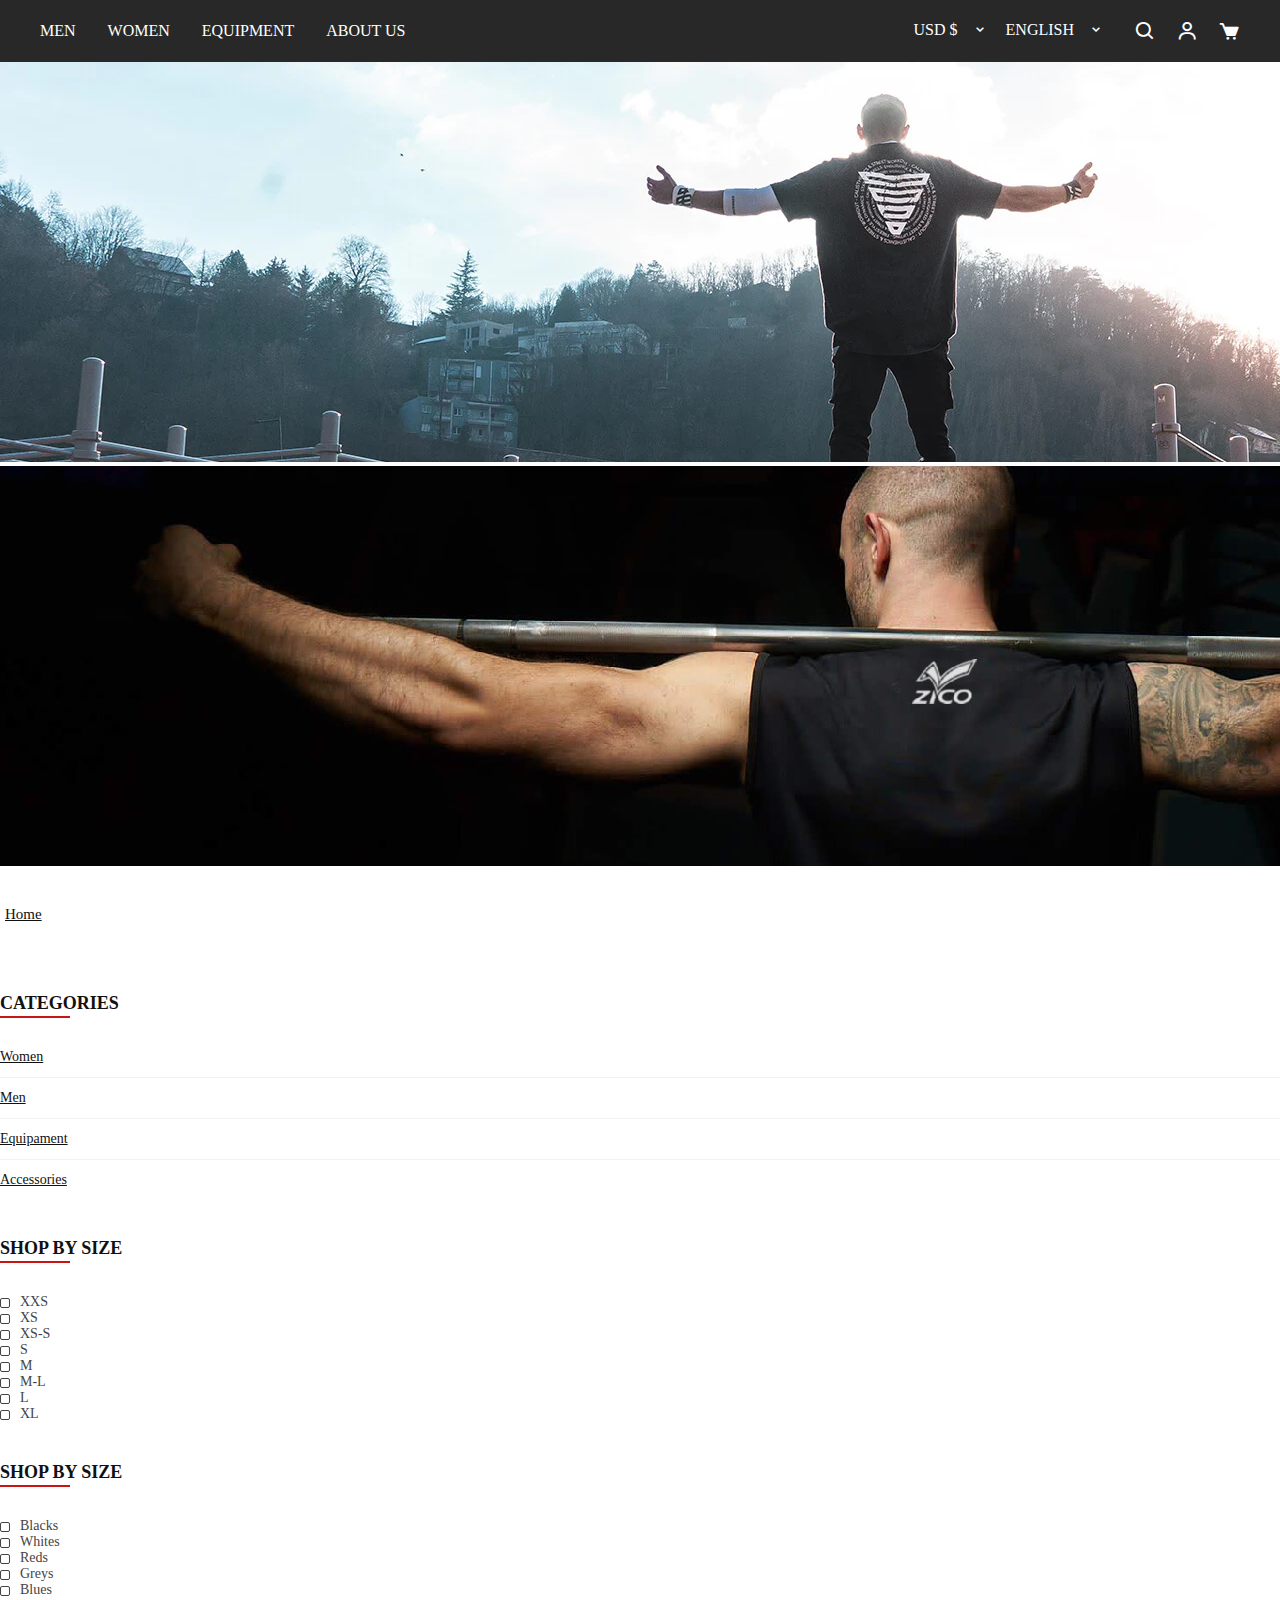
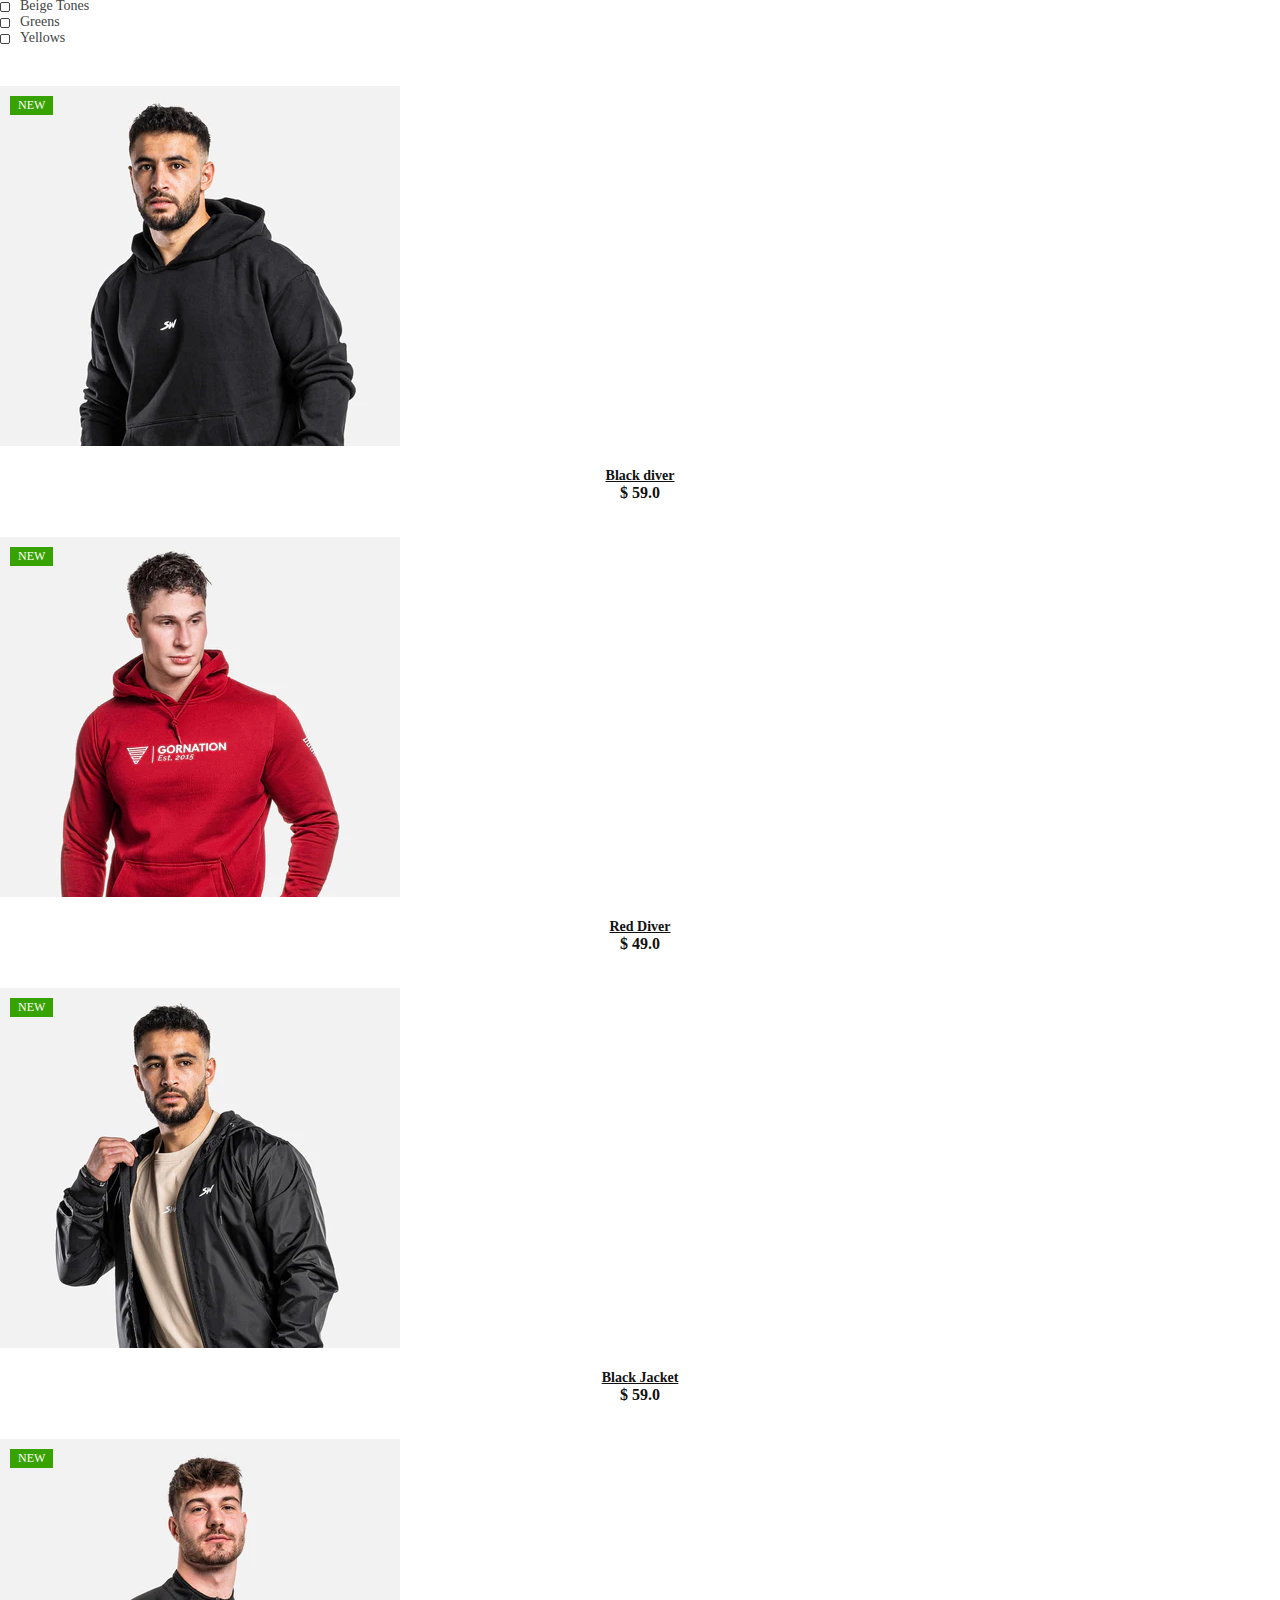
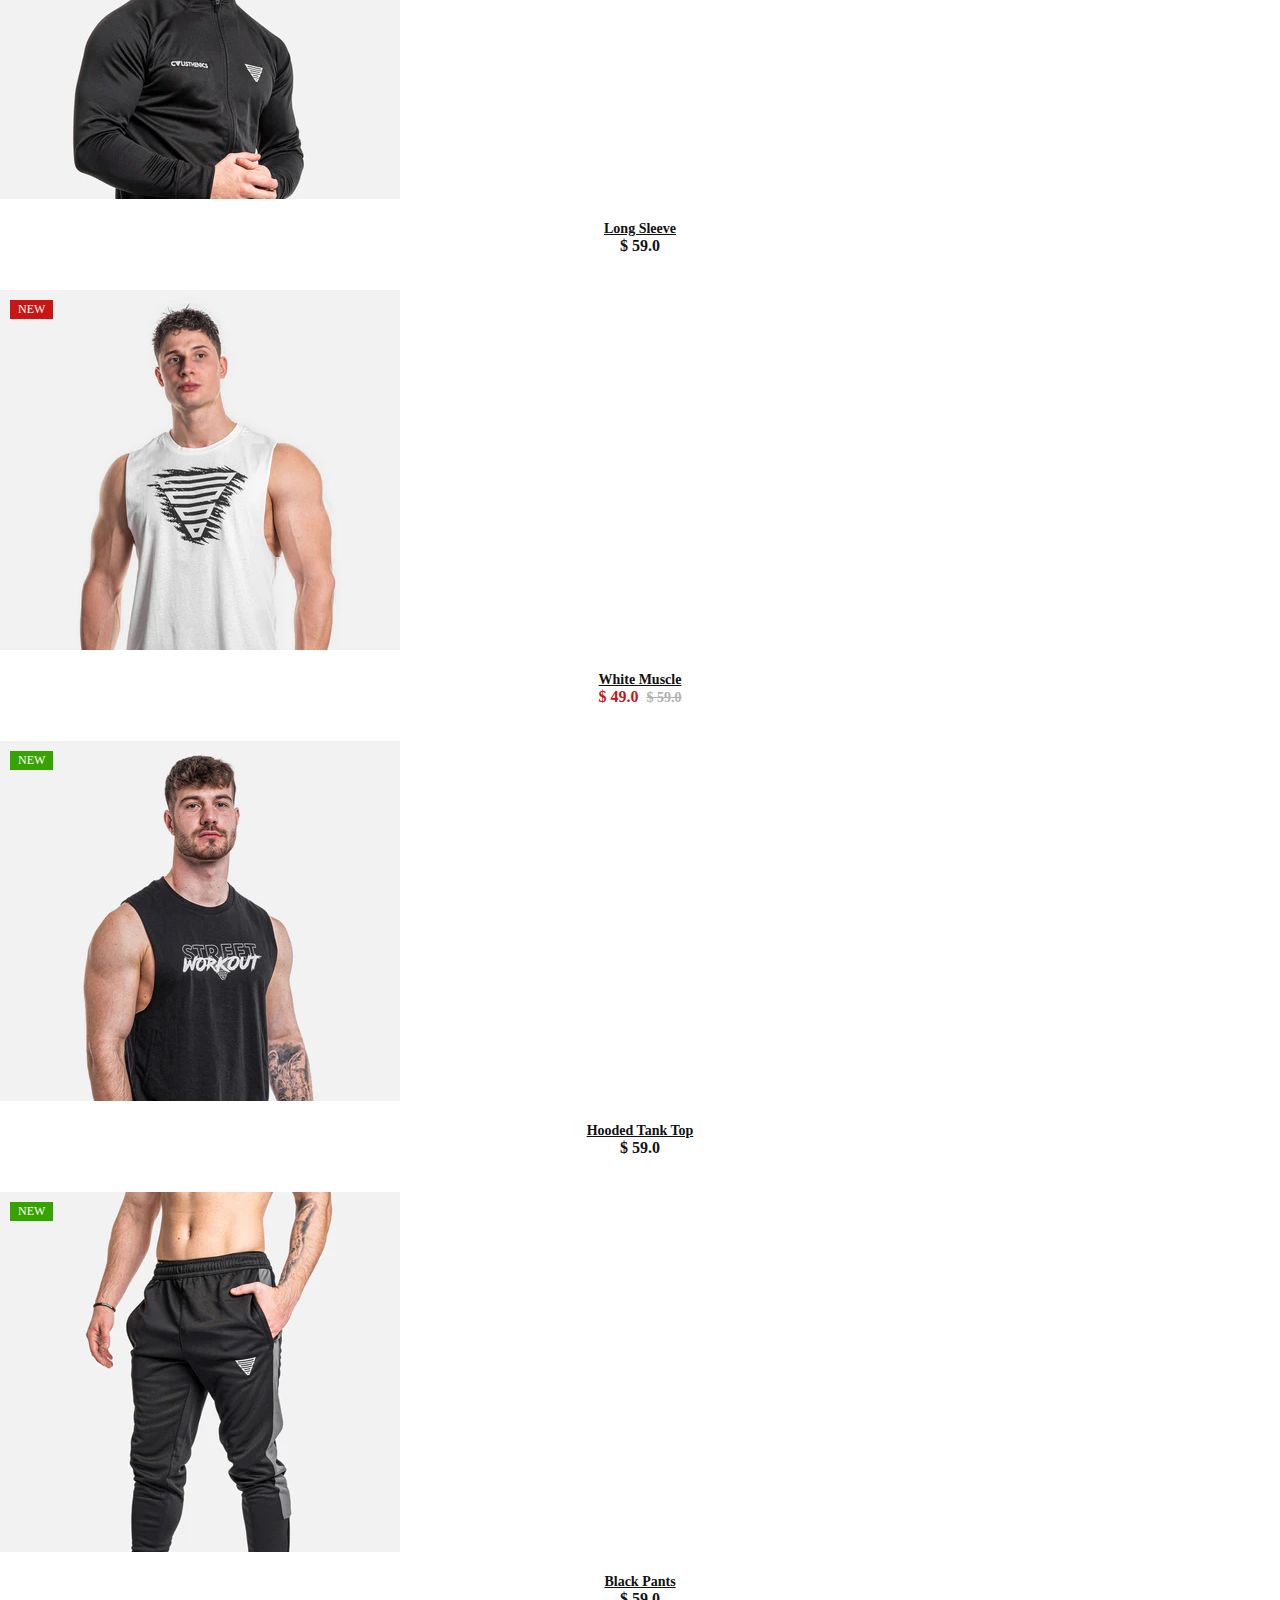
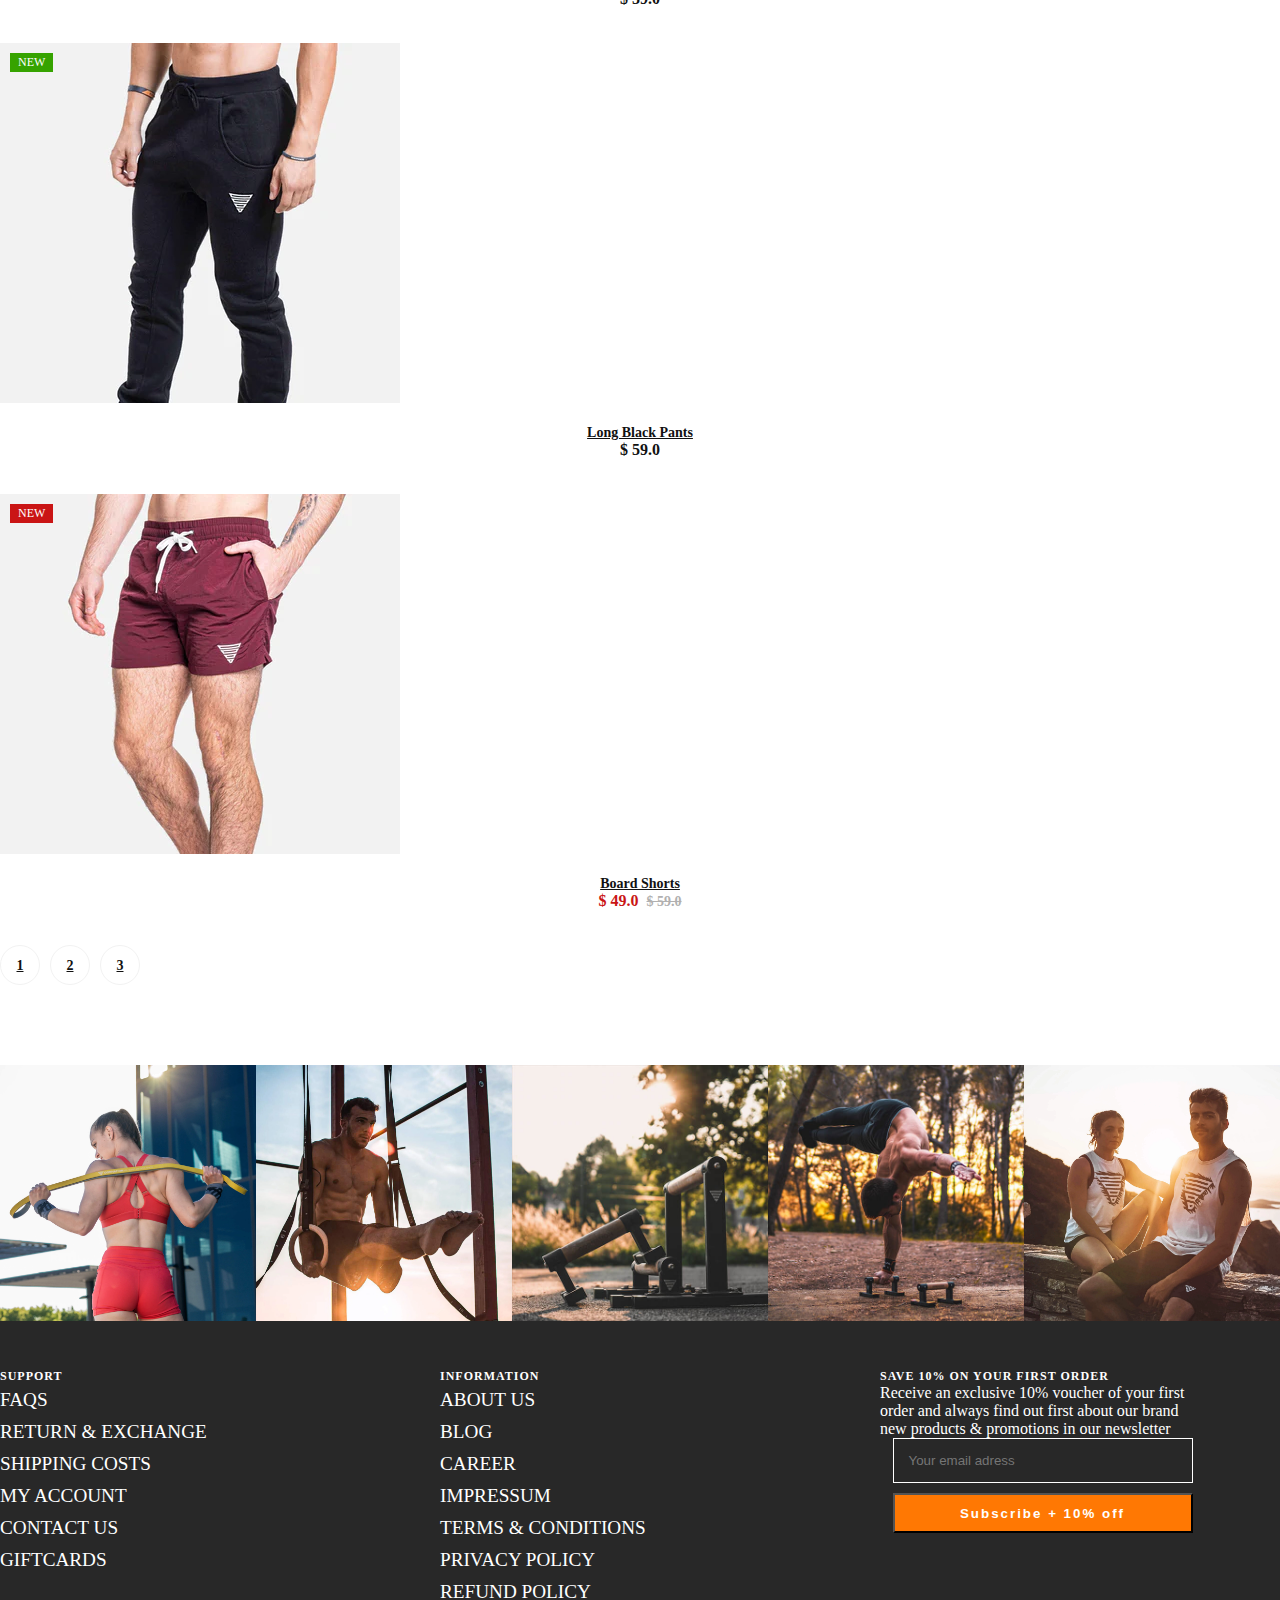
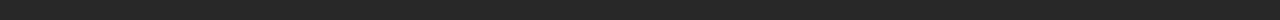
<file: section/ropa-de-hombres.html>
<!DOCTYPE html>
<html lang="en">
<head>
    <meta charset="UTF-8">
    <meta http-equiv="X-UA-Compatible" content="IE=edge">
    <meta name="viewport" content="width=device-width, initial-scale=1.0">
    <link href='https://unpkg.com/boxicons@2.1.4/css/boxicons.min.css' rel='stylesheet'>
    <link href="https://cdn.jsdelivr.net/npm/bootstrap@5.3.0-alpha1/dist/css/bootstrap.min.css" rel="stylesheet" integrity="sha384-GLhlTQ8iRABdZLl6O3oVMWSktQOp6b7In1Zl3/Jr59b6EGGoI1aFkw7cmDA6j6gD" crossorigin="anonymous">
    <link rel="icon" href="../imagenes/logo/logo.svg">
    <link rel="stylesheet" href="../css/style.css">
    <title>Calisthenics | Men</title>
</head>
<body>
    <header>
        <div class="container-1">
            <div class="hader__wrapper">
                <div class="container-navbar-1">
                    <div class="navbar">
                        <nav>
                            <ul>
                                <li><a href="../section/ropa-de-hombres.html">MEN</a></li>
                                <li><a href="../section/ropa-de-mujeres.html">WOMEN</a></li>
                                <li><a href="../section/equipamento.html">EQUIPMENT</a></li>
                                <li><a href="../section/sobre-nosotros.html">ABOUT US</a></li>
                            </ul>
                        </nav>
                    </div>
                </div>
    
                <div class="header__secondary-link">
                    <form method="post" action="/localization" class="header__cross-border">
                        <input type="hidden" name="form_type" value="localization">
                        <input type="hidden" name="utf8" value="✓">
                        <input type="hidden" name="_method" value="put">
                        <input type="hidden" name="return_to" value="/">
                        <div class="pop-container">
                            <input type="hidden" name="countr_code" value="us">
                            <span class="visually-hidden">Contry/region</span>
                            <button type="button" is="toggle-button" class="popover-button">
                                USD $
                                <div class="chvron icon--inline">
                                    <i class='bx bx-chevron-down'></i>
                                </div>
                            </button>
                        </div>
                        <div class="pop-container">
                            <input type="hidden" name="countr_code" value="us">
                            <span class="visually-hidden">Contry/region</span>
                            <button type="button" is="toggle-button" class="popover-button">
                                ENGLISH
                                <div class="chvron icon--inline">
                                    <i class='bx bx-chevron-down'></i>
                                </div>
                            </button>
                        </div>
                    </form>

                    <div class="header__icon-list">
                        <a href="#" class="header__icon-wrapper"><i class='bx bx-search'></i></a>
                        <a href="../section/login.html" class="header__icon-wrapper"><i class='bx bx-user' ></i></a>
                        <a href="#" class="header__icon-wrapper"><i class='bx bxs-cart' ></i></a>
                    </div>
                </div>
            </div>
        </div>
    </header>

    <section class="slider">
        <div id="carouselExampleSlidesOnly" class="carousel slide" data-bs-ride="carousel">
            <div class="carousel-inner">
                <div class="carousel-item active">
                    <img src="../imagenes/img-slider-bootstrap/ropa-de-hombre/slider-hombre-a.webp "class="d-block w-100" alt="calistenia-img">
                </div>
                <div class="carousel-item">
                    <img src="../imagenes/img-slider-bootstrap/ropa-de-hombre/slider-hombre-b.jpg" class="d-block w-100" alt="calistenia-img">
                </div>
            </div>
        </div>
    </section>

    <div class="breadcrumb-option">
        <div class="container">
            <div class="row">
                <div class="col-lg-12">
                    <div class="breadcrumb__links">
                        <a href="../index.html"><i class="fa fa-home"></i> Home</a>
                    </div>
                </div>
            </div>
        </div>
    </div>

    <section class="shop spad">
        <div class="container">
            <div class="row">
                <div class="col-lg-3 col-md-3">
                    <div class="shop__sidebar">
                        <div class="sidebar__categories">
                            <div class="section-title">
                                <h4>Categories</h4>
                            </div>
                            <div class="categories__accordion">
                                <div class="accordion" id="accordionExample">
                                    <div class="card">
                                        <div class="card-heading active">
                                            <a href="./ropa-de-mujeres.html">Women</a>
                                        </div>
                                    </div>
                                    <div class="card">
                                        <div class="card-heading">
                                            <a href="./ropa-de-hombres.html">Men</a>
                                        </div>
                                    </div>
                                    <div class="card">
                                        <div class="card-heading">
                                            <a href="./equipamento.html">Equipament</a>
                                        </div>
                                    </div>
                                    <div class="card">
                                        <div class="card-heading">
                                            <a href="#">Accessories</a>
                                        </div>
                                    </div>
                                </div>
                            </div>
                        </div>
                        <div class="sidebar__sizes">
                            <div class="section-title">
                                <h4>Shop by size</h4>
                            </div>
                            <div class="size__list">
                                <label for="xxs">
                                    xxs
                                    <input type="checkbox" id="xxs">
                                    <span class="checkmark"></span>
                                </label>
                                <label for="xs">
                                    xs
                                    <input type="checkbox" id="xs">
                                    <span class="checkmark"></span>
                                </label>
                                <label for="xss">
                                    xs-s
                                    <input type="checkbox" id="xss">
                                    <span class="checkmark"></span>
                                </label>
                                <label for="s">
                                    s
                                    <input type="checkbox" id="s">
                                    <span class="checkmark"></span>
                                </label>
                                <label for="m">
                                    m
                                    <input type="checkbox" id="m">
                                    <span class="checkmark"></span>
                                </label>
                                <label for="ml">
                                    m-l
                                    <input type="checkbox" id="ml">
                                    <span class="checkmark"></span>
                                </label>
                                <label for="l">
                                    l
                                    <input type="checkbox" id="l">
                                    <span class="checkmark"></span>
                                </label>
                                <label for="xl">
                                    xl
                                    <input type="checkbox" id="xl">
                                    <span class="checkmark"></span>
                                </label>
                            </div>
                        </div>
                        <div class="sidebar__color">
                            <div class="section-title">
                                <h4>Shop by size</h4>
                            </div>
                            <div class="size__list color__list">
                                <label for="black">
                                    Blacks
                                    <input type="checkbox" id="black">
                                    <span class="checkmark"></span>
                                </label>
                                <label for="whites">
                                    Whites
                                    <input type="checkbox" id="whites">
                                    <span class="checkmark"></span>
                                </label>
                                <label for="reds">
                                    Reds
                                    <input type="checkbox" id="reds">
                                    <span class="checkmark"></span>
                                </label>
                                <label for="greys">
                                    Greys
                                    <input type="checkbox" id="greys">
                                    <span class="checkmark"></span>
                                </label>
                                <label for="blues">
                                    Blues
                                    <input type="checkbox" id="blues">
                                    <span class="checkmark"></span>
                                </label>
                                <label for="beige">
                                    Beige Tones
                                    <input type="checkbox" id="beige">
                                    <span class="checkmark"></span>
                                </label>
                                <label for="greens">
                                    Greens
                                    <input type="checkbox" id="greens">
                                    <span class="checkmark"></span>
                                </label>
                                <label for="yellows">
                                    Yellows
                                    <input type="checkbox" id="yellows">
                                    <span class="checkmark"></span>
                                </label>
                            </div>
                        </div>
                    </div>
                </div>
                <div class="col-lg-9 col-md-9">
                    <div class="row">
                        <div class="col-lg-4 col-md-6">
                            <div class="product__item">
                                <div class="product__item__pic set-bg">
                                    <img src="../imagenes/img-ropa-hombres/buso-negro-1-x400.webp" alt="black-diver">
                                    <div class="label new">New</div>
                                </div>
                                <div class="product__item__text">
                                    <h6><a href="#">Black diver</a></h6>
                                    <div class="product__price">$ 59.0</div>
                                </div>
                            </div>
                        </div>
                        <div class="col-lg-4 col-md-6">
                            <div class="product__item">
                                <div class="product__item__pic set-bg">
                                    <img src="../imagenes/img-ropa-hombres/buso-rojo-1-x400.webp" alt="black-diver">
                                    <div class="label new">New</div>
                                </div>
                                <div class="product__item__text">
                                    <h6><a href="#">Red Diver</a></h6>
                                    <div class="product__price">$ 49.0</div>
                                </div>
                            </div>
                        </div>
                        <div class="col-lg-4 col-md-6">
                            <div class="product__item">
                                <div class="product__item__pic set-bg">
                                    <img src="../imagenes/img-ropa-hombres/campera-negra-1-x400.webp" alt="black-jacket">
                                    <div class="label new">New</div>
                                </div>
                                <div class="product__item__text">
                                    <h6><a href="#">Black Jacket</a></h6>
                                    <div class="product__price">$ 59.0</div>
                                </div>
                            </div>
                        </div>
                        <div class="col-lg-4 col-md-6">
                            <div class="product__item">
                                <div class="product__item__pic set-bg">
                                    <img src="../imagenes/img-ropa-hombres/manga-larga-1-x400.webp" alt="long-sleeve">
                                    <div class="label new">New</div>
                                </div>
                                <div class="product__item__text">
                                    <h6><a href="#">Long Sleeve</a></h6>
                                    <div class="product__price">$ 59.0</div>
                                </div>
                            </div>
                        </div>
                        <div class="col-lg-4 col-md-6">
                            <div class="product__item sale">
                                <div class="product__item__pic set-bg">
                                    <img src="../imagenes/img-ropa-hombres/musculosa-blanca-1-x400.webp" alt="white-muscle">
                                    <div class="label new">New</div>
                                </div>
                                <div class="product__item__text">
                                    <h6><a href="#">White Muscle</a></h6>
                                    <div class="product__price">$ 49.0 <span>$ 59.0</span></div>
                                </div>
                            </div>
                        </div>
                        <div class="col-lg-4 col-md-6">
                            <div class="product__item">
                                <div class="product__item__pic set-bg">
                                    <img src="../imagenes/img-ropa-hombres/musculosa-negra-1-x400.webp" alt="Hooded-Tank-Top">
                                    <div class="label new">New</div>
                                </div>
                                <div class="product__item__text">
                                    <h6><a href="#">Hooded Tank Top</a></h6>
                                    <div class="product__price">$ 59.0</div>
                                </div>
                            </div>
                        </div>
                        <div class="col-lg-4 col-md-6">
                            <div class="product__item">
                                <div class="product__item__pic set-bg">
                                    <img src="../imagenes/img-ropa-hombres/pantalon-negro-1-x400.webp" alt="Black-Pants">
                                    <div class="label new">New</div>
                                </div>
                                <div class="product__item__text">
                                    <h6><a href="#">Black Pants</a></h6>
                                    <div class="product__price">$ 59.0</div>
                                </div>
                            </div>
                        </div>
                        <div class="col-lg-4 col-md-6">
                            <div class="product__item">
                                <div class="product__item__pic set-bg">
                                    <img src="../imagenes/img-ropa-hombres/pantalon-negro-largo-1-x400.webp" alt="long-black-pants">
                                    <div class="label new">New</div>
                                </div>
                                <div class="product__item__text">
                                    <h6><a href="#">Long Black Pants</a></h6>
                                    <div class="product__price">$ 59.0</div>
                                </div>
                            </div>
                        </div>
                        <div class="col-lg-4 col-md-6">
                            <div class="product__item sale">
                                <div class="product__item__pic set-bg">
                                    <img src="../imagenes/img-ropa-hombres/pantalon-corto-bordo-1-x400.webp" alt="board shorts">
                                    <div class="label new">New</div>
                                </div>
                                <div class="product__item__text">
                                    <h6><a href="#">Board Shorts</a></h6>
                                    <div class="product__price">$ 49.0 <span>$ 59.0</span></div>
                                </div>
                            </div>
                        </div>
                        <div class="col-lg-12 text-center">
                            <div class="pagination__option">
                                <a href="#">1</a>
                                <a href="#">2</a>
                                <a href="#">3</a>
                            </div>
                        </div>
                    </div>
                </div>
            </div>
        </div>
    </section>

    <section class="footer-img">
        <div class="container-1">
            <img src="../imagenes/img-mein/img-footer/resistencia-a.webp" alt="Resistencia">
            <img src="../imagenes/img-mein/img-footer/fuerza-b.webp" alt="Fuerza-b">
            <img src="../imagenes/img-mein/img-footer/paralelas-c.jpg" alt="Paralelas">
            <img src="../imagenes/img-mein/img-footer/equilibrio-d.jpg" alt="Equilibrio">
            <img src="../imagenes/img-mein/img-footer/amigos-e.webp" alt="Amigos">
        </div>
    </section>

    <div class="shopify-section">
        <footer class="footer">
            <div class="container-1">
                <div class="footer__inner">
                    <div class="footer__item-list">
                        <div class="footer__item">
                            <div class="footer__item-title footer__item--link is-first">
                                <p class="footer__item-ritle heading heading--small">SUPPORT</p>
                                <div class="footer__item--content">
                                    <ul class="linklist list--unstyled">
                                        <li class="linklist__item"><a href="#">FAQS</a></li>
                                        <li class="linklist__item"><a href="#">RETURN & EXCHANGE</a></li>
                                        <li class="linklist__item"><a href="#">SHIPPING COSTS</a></li>
                                        <li class="linklist__item"><a href="#">MY ACCOUNT</a></li>
                                        <li class="linklist__item"><a href="#">CONTACT US</a></li>
                                        <li class="linklist__item"><a href="#">GIFTCARDS</a></li>
                                    </ul>
                                </div>
                            </div>
                        </div>
                        <div class="footer__item">
                            <div class="footer__item-title footer__item--link is-first">
                                <p class="footer__item-ritle heading heading--small">INFORMATION</p>
                                <div class="footer__item--content">
                                    <ul class="linklist list--unstyled">
                                        <li class="linklist__item"><a href="#">ABOUT US</a></li>
                                        <li class="linklist__item"><a href="#">BLOG</a></li>
                                        <li class="linklist__item"><a href="#">CAREER</a></li>
                                        <li class="linklist__item"><a href="#">IMPRESSUM</a></li>
                                        <li class="linklist__item"><a href="#">TERMS & CONDITIONS</a></li>
                                        <li class="linklist__item"><a href="#">PRIVACY POLICY</a></li>
                                        <li class="linklist__item"><a href="#">REFUND POLICY</a></li>
                                    </ul>
                                </div>
                            </div>
                        </div>
                        <div class="footer__item">
                            <P class="footer__item title headin heading--small">SAVE 10% ON YOUR FIRST ORDER</P>
                            <div class="footer__item-content">
                                <p>
                                    Receive an exclusive 10% voucher of your first order and always find out first about our brand new products & promotions in our newsletter
                                </p>
                                <div class="form">
                                    <form action="post">
                                        <label for="email">
                                            <input type="email" required placeholder="Your email adress">
                                        </label>
                                        <button>Subscribe + 10% off</button>
                                    </form>
                                </div>
                            </div>
                        </div>
                    </div>
                </div>
            </div>
        </footer>
    </div>

    <script src="https://cdn.jsdelivr.net/npm/@popperjs/core@2.11.6/dist/umd/popper.min.js" integrity="sha384-oBqDVmMz9ATKxIep9tiCxS/Z9fNfEXiDAYTujMAeBAsjFuCZSmKbSSUnQlmh/jp3" crossorigin="anonymous"></script>
    <script src="https://cdn.jsdelivr.net/npm/bootstrap@5.3.0-alpha1/dist/js/bootstrap.min.js" integrity="sha384-mQ93GR66B00ZXjt0YO5KlohRA5SY2XofN4zfuZxLkoj1gXtW8ANNCe9d5Y3eG5eD" crossorigin="anonymous"></script>
</body>
</html>
</file>
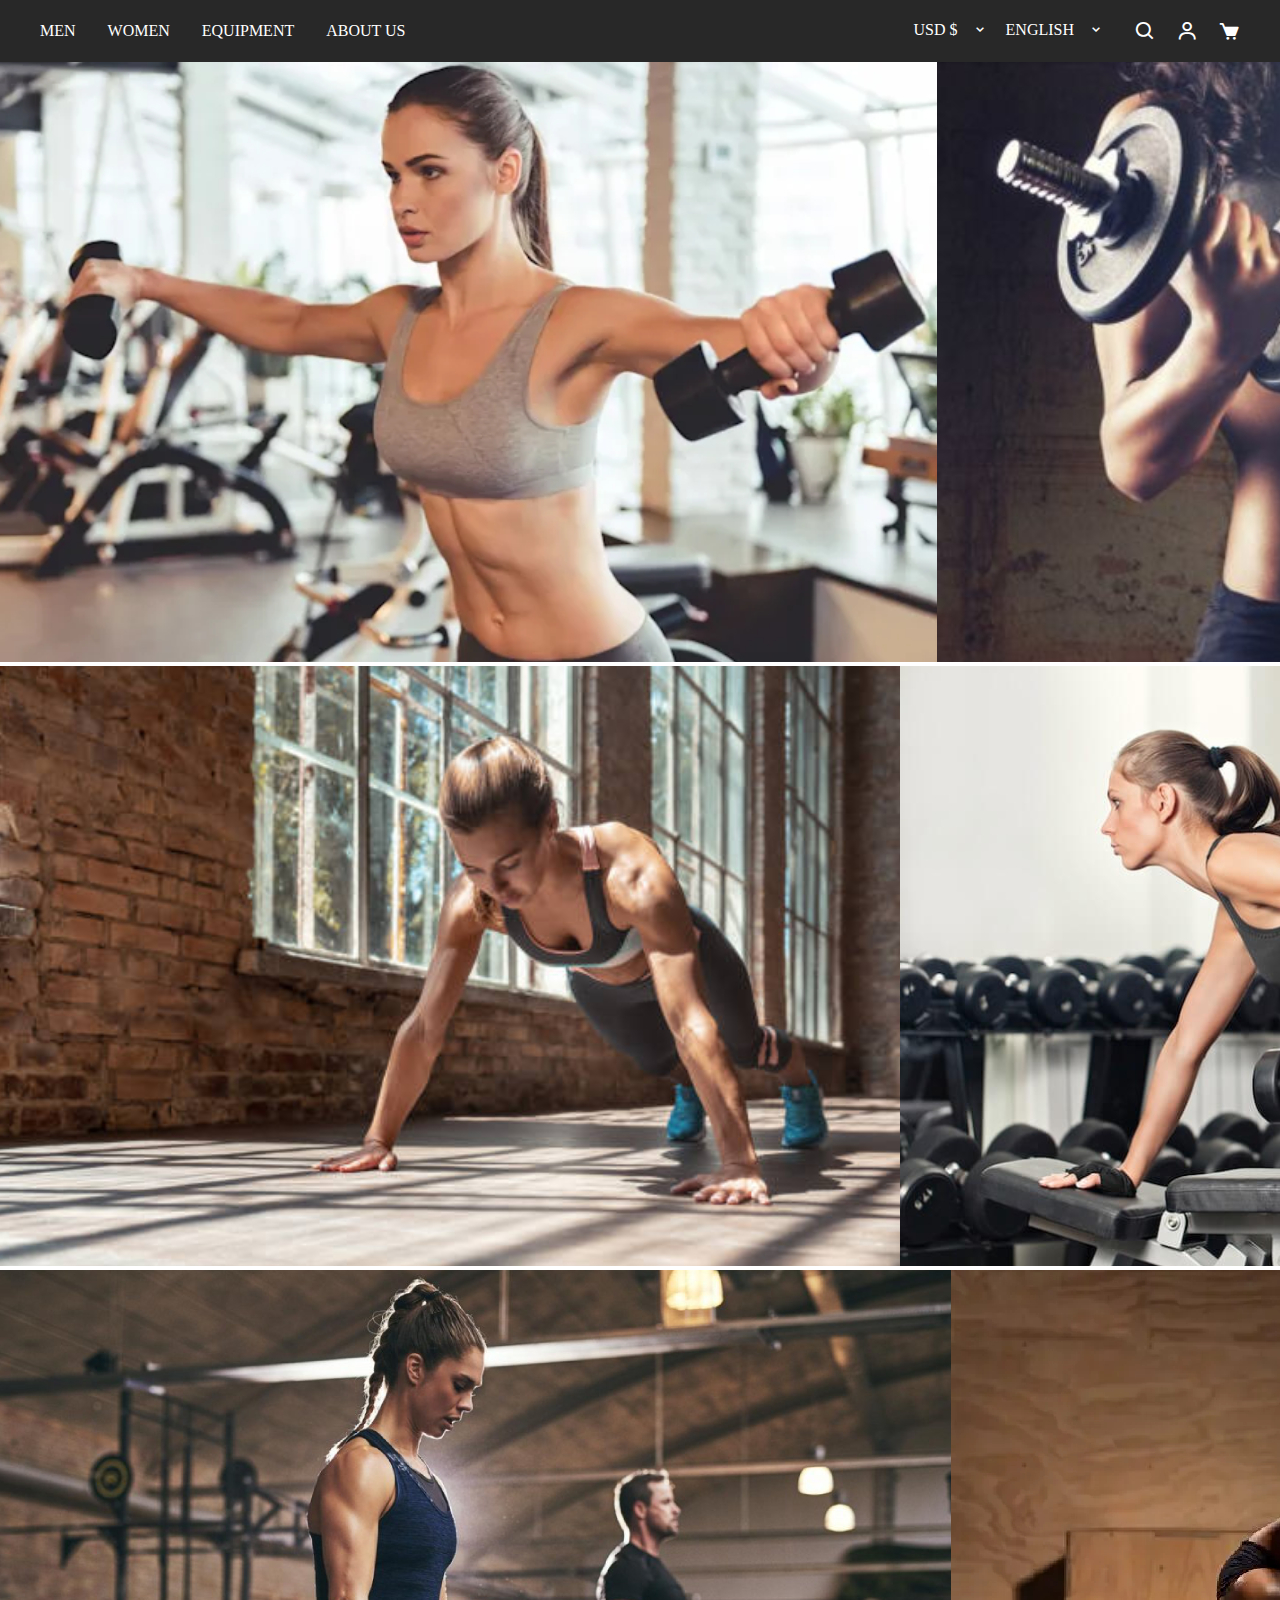
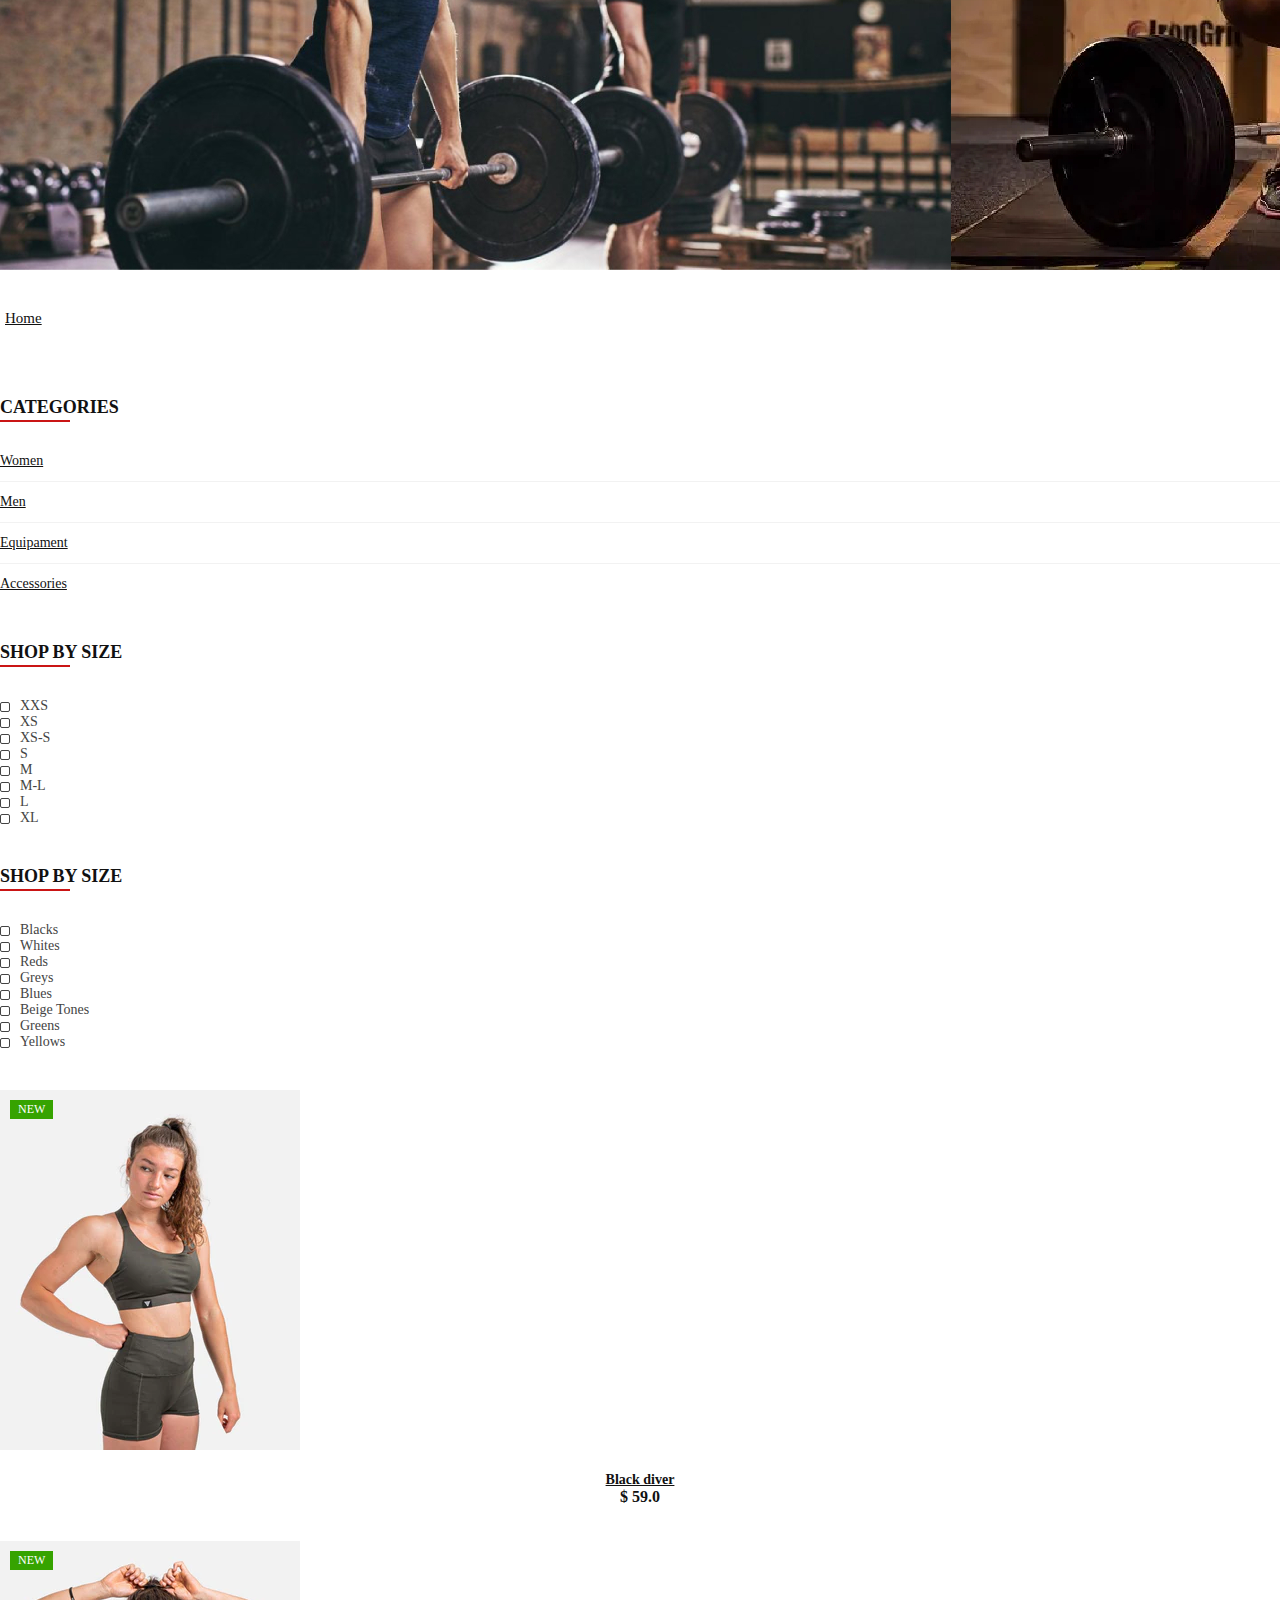
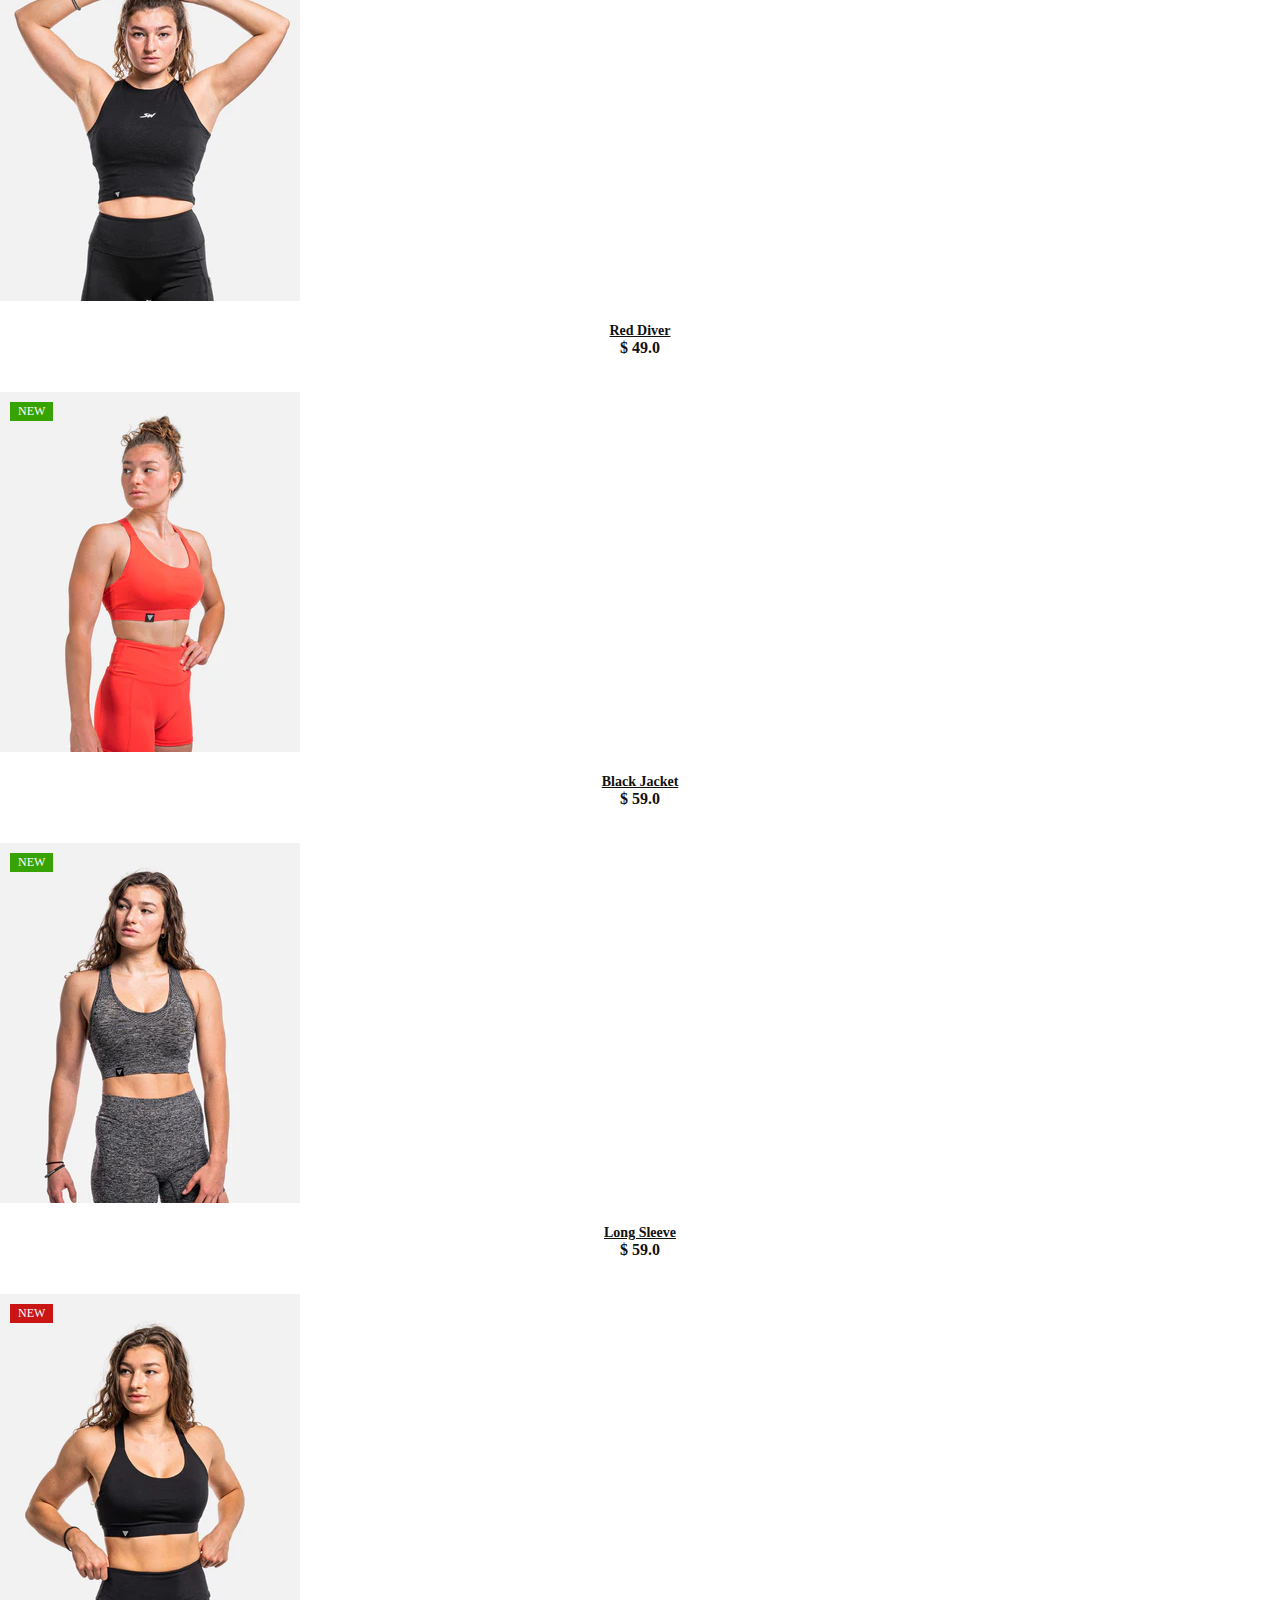
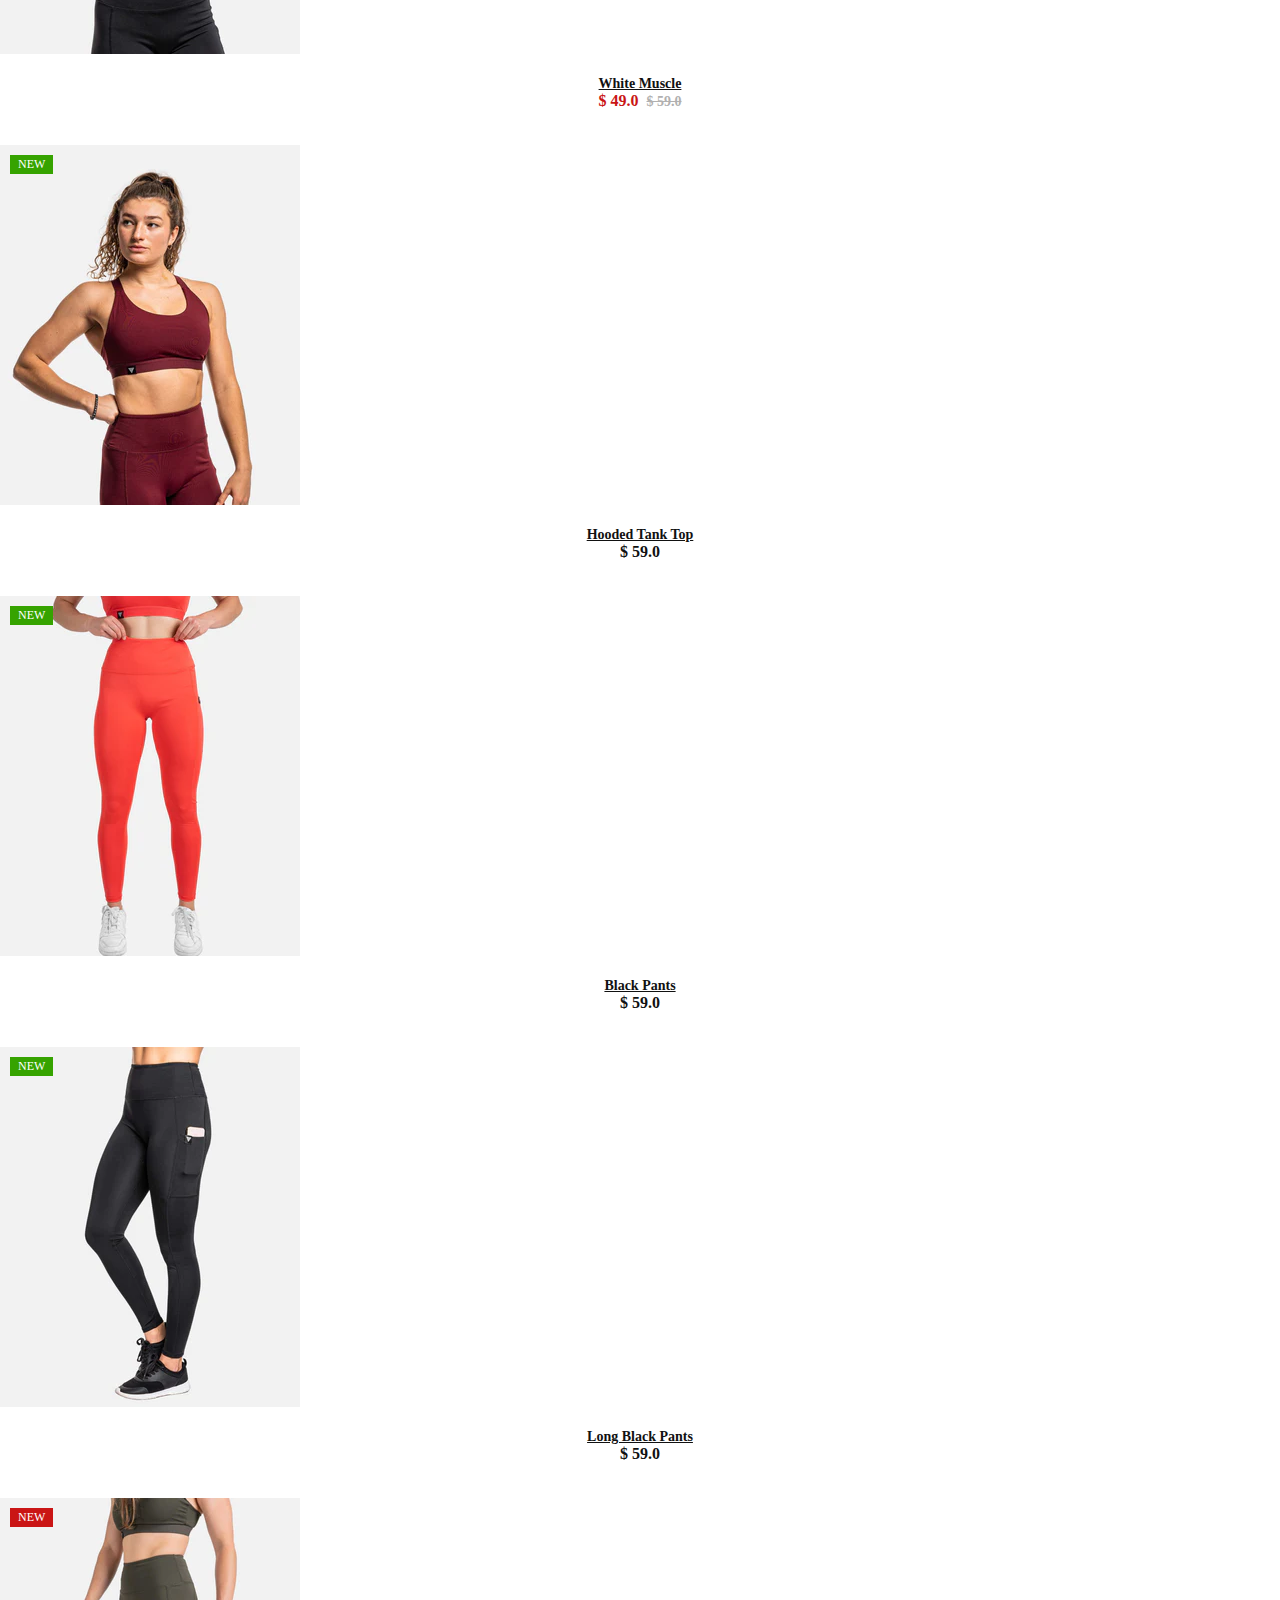
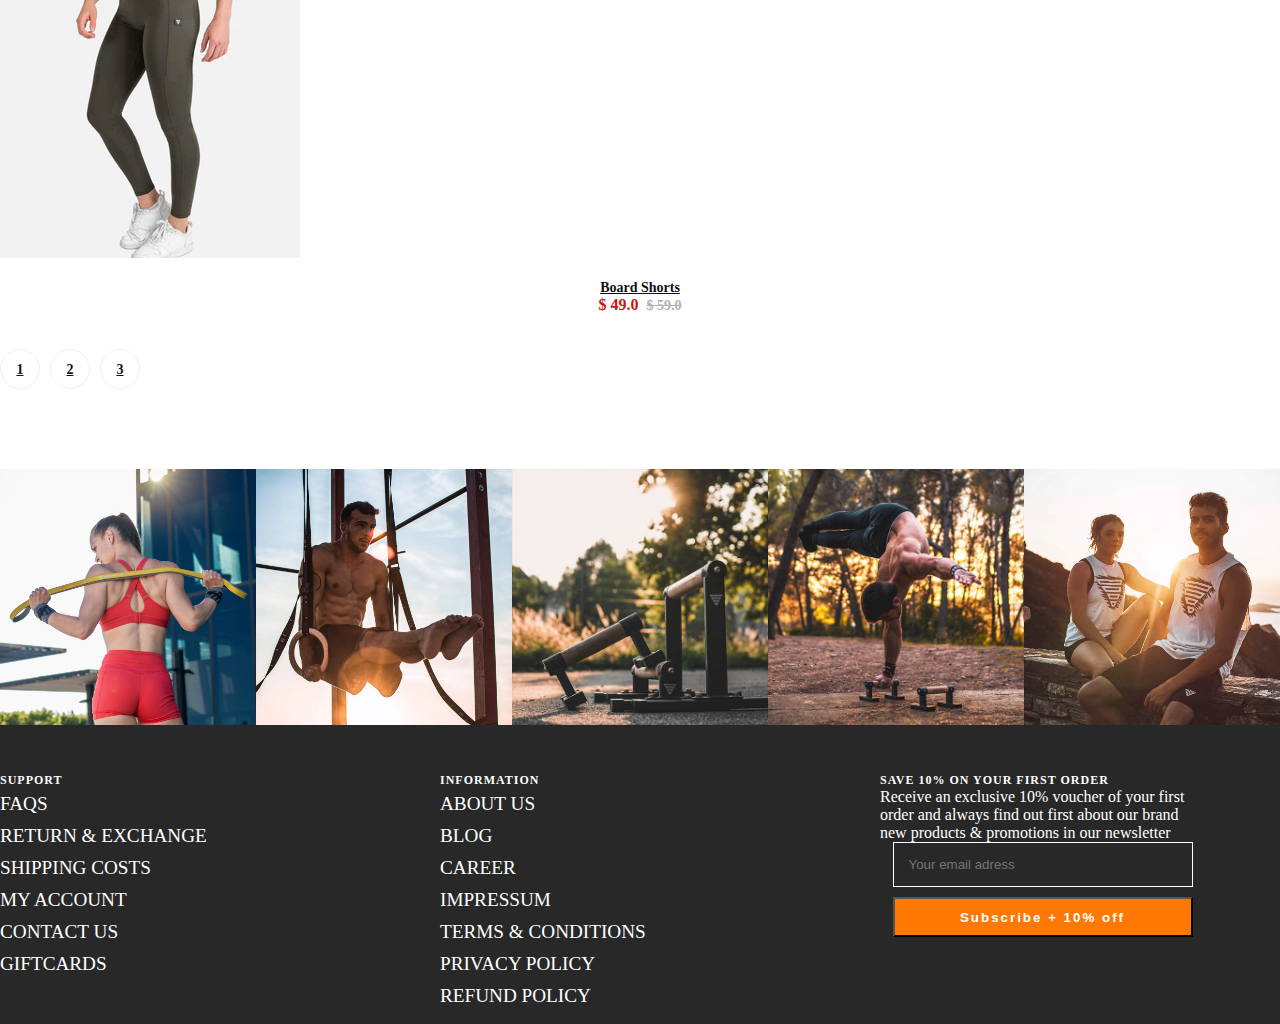
<file: section/ropa-de-mujeres.html>
<!DOCTYPE html>
<html lang="en">
<head>
    <head>
        <meta charset="UTF-8">
        <meta http-equiv="X-UA-Compatible" content="IE=edge">
        <meta name="viewport" content="width=device-width, initial-scale=1.0">
        <link href='https://unpkg.com/boxicons@2.1.4/css/boxicons.min.css' rel='stylesheet'>
        <link href="https://cdn.jsdelivr.net/npm/bootstrap@5.3.0-alpha1/dist/css/bootstrap.min.css" rel="stylesheet" integrity="sha384-GLhlTQ8iRABdZLl6O3oVMWSktQOp6b7In1Zl3/Jr59b6EGGoI1aFkw7cmDA6j6gD" crossorigin="anonymous">
        <link rel="icon" href="../imagenes/logo/logo.svg">
        <link rel="stylesheet" href="../css/style.css">
        <title>Calisthenics | Women</title>
    </head>
</head>
<body>
    <header>
        <div class="container-1">
            <div class="hader__wrapper">
                <div class="container-navbar-1">
                    <div class="navbar">
                        <nav>
                            <ul>
                                <li><a href="../section/ropa-de-hombres.html">MEN</a></li>
                                <li><a href="../section/ropa-de-mujeres.html">WOMEN</a></li>
                                <li><a href="../section/equipamento.html">EQUIPMENT</a></li>
                                <li><a href="../section/sobre-nosotros.html">ABOUT US</a></li>
                            </ul>
                        </nav>
                    </div>
                </div>
    
                <div class="header__secondary-link">
                    <form method="post" action="/localization" class="header__cross-border">
                        <input type="hidden" name="form_type" value="localization">
                        <input type="hidden" name="utf8" value="✓">
                        <input type="hidden" name="_method" value="put">
                        <input type="hidden" name="return_to" value="/">
                        <div class="pop-container">
                            <input type="hidden" name="countr_code" value="us">
                            <span class="visually-hidden">Contry/region</span>
                            <button type="button" is="toggle-button" class="popover-button">
                                USD $
                                <div class="chvron icon--inline">
                                    <i class='bx bx-chevron-down'></i>
                                </div>
                            </button>
                        </div>
                        <div class="pop-container">
                            <input type="hidden" name="countr_code" value="us">
                            <span class="visually-hidden">Contry/region</span>
                            <button type="button" is="toggle-button" class="popover-button">
                                ENGLISH
                                <div class="chvron icon--inline">
                                    <i class='bx bx-chevron-down'></i>
                                </div>
                            </button>
                        </div>
                    </form>

                    <div class="header__icon-list">
                        <a href="#" class="header__icon-wrapper"><i class='bx bx-search'></i></a>
                        <a href="../section/login.html" class="header__icon-wrapper"><i class='bx bx-user' ></i></a>
                        <a href="#" class="header__icon-wrapper"><i class='bx bxs-cart' ></i></a>
                    </div>
                </div>
            </div>
        </div>
    </header>

    <section class="slider">
        <div id="carouselExampleSlidesOnly" class="carousel slide" data-bs-ride="carousel">
            <div class="carousel-inner">
                <div class="carousel-item active">
                    <img src="../imagenes/img-slider-bootstrap/ropa-de-mujeres/pesas-a.jpg" class="d-block w-100" alt="calistenia-img">
                </div>
                <div class="carousel-item">
                    <img src="../imagenes/img-slider-bootstrap/ropa-de-mujeres/pesas-b.jpg" class="d-block w-100" alt="calistenia-img">
                </div>
                <div class="carousel-item">
                    <img src="../imagenes/img-slider-bootstrap/ropa-de-mujeres/pesas-c.jpg" class="d-block w-100" alt="calistenia-img">
                </div>
            </div>
        </div>
    </section>

    <div class="breadcrumb-option">
        <div class="container">
            <div class="row">
                <div class="col-lg-12">
                    <div class="breadcrumb__links">
                        <a href="../index.html"><i class="fa fa-home"></i> Home</a>
                    </div>
                </div>
            </div>
        </div>
    </div>

    <section class="shop spad">
        <div class="container">
            <div class="row">
                <div class="col-lg-3 col-md-3">
                    <div class="shop__sidebar">
                        <div class="sidebar__categories">
                            <div class="section-title">
                                <h4>Categories</h4>
                            </div>
                            <div class="categories__accordion">
                                <div class="accordion" id="accordionExample">
                                    <div class="card">
                                        <div class="card-heading active">
                                            <a href="./ropa-de-mujeres.html">Women</a>
                                        </div>
                                    </div>
                                    <div class="card">
                                        <div class="card-heading">
                                            <a href="./ropa-de-hombres.html">Men</a>
                                        </div>
                                    </div>
                                    <div class="card">
                                        <div class="card-heading">
                                            <a href="./equipamento.html">Equipament</a>
                                        </div>
                                    </div>
                                    <div class="card">
                                        <div class="card-heading">
                                            <a href="#">Accessories</a>
                                        </div>
                                    </div>
                                </div>
                            </div>
                        </div>
                        <div class="sidebar__sizes">
                            <div class="section-title">
                                <h4>Shop by size</h4>
                            </div>
                            <div class="size__list">
                                <label for="xxs">
                                    xxs
                                    <input type="checkbox" id="xxs">
                                    <span class="checkmark"></span>
                                </label>
                                <label for="xs">
                                    xs
                                    <input type="checkbox" id="xs">
                                    <span class="checkmark"></span>
                                </label>
                                <label for="xss">
                                    xs-s
                                    <input type="checkbox" id="xss">
                                    <span class="checkmark"></span>
                                </label>
                                <label for="s">
                                    s
                                    <input type="checkbox" id="s">
                                    <span class="checkmark"></span>
                                </label>
                                <label for="m">
                                    m
                                    <input type="checkbox" id="m">
                                    <span class="checkmark"></span>
                                </label>
                                <label for="ml">
                                    m-l
                                    <input type="checkbox" id="ml">
                                    <span class="checkmark"></span>
                                </label>
                                <label for="l">
                                    l
                                    <input type="checkbox" id="l">
                                    <span class="checkmark"></span>
                                </label>
                                <label for="xl">
                                    xl
                                    <input type="checkbox" id="xl">
                                    <span class="checkmark"></span>
                                </label>
                            </div>
                        </div>
                        <div class="sidebar__color">
                            <div class="section-title">
                                <h4>Shop by size</h4>
                            </div>
                            <div class="size__list color__list">
                                <label for="black">
                                    Blacks
                                    <input type="checkbox" id="black">
                                    <span class="checkmark"></span>
                                </label>
                                <label for="whites">
                                    Whites
                                    <input type="checkbox" id="whites">
                                    <span class="checkmark"></span>
                                </label>
                                <label for="reds">
                                    Reds
                                    <input type="checkbox" id="reds">
                                    <span class="checkmark"></span>
                                </label>
                                <label for="greys">
                                    Greys
                                    <input type="checkbox" id="greys">
                                    <span class="checkmark"></span>
                                </label>
                                <label for="blues">
                                    Blues
                                    <input type="checkbox" id="blues">
                                    <span class="checkmark"></span>
                                </label>
                                <label for="beige">
                                    Beige Tones
                                    <input type="checkbox" id="beige">
                                    <span class="checkmark"></span>
                                </label>
                                <label for="greens">
                                    Greens
                                    <input type="checkbox" id="greens">
                                    <span class="checkmark"></span>
                                </label>
                                <label for="yellows">
                                    Yellows
                                    <input type="checkbox" id="yellows">
                                    <span class="checkmark"></span>
                                </label>
                            </div>
                        </div>
                    </div>
                </div>
                <div class="col-lg-9 col-md-9">
                    <div class="row">
                        <div class="col-lg-4 col-md-6">
                            <div class="product__item">
                                <div class="product__item__pic set-bg">
                                    <img src="../imagenes/img-ropas-mujeres/conjunto-verde-x300.webp" alt="black-diver">
                                    <div class="label new">New</div>
                                </div>
                                <div class="product__item__text">
                                    <h6><a href="#">Black diver</a></h6>
                                    <div class="product__price">$ 59.0</div>
                                </div>
                            </div>
                        </div>
                        <div class="col-lg-4 col-md-6">
                            <div class="product__item">
                                <div class="product__item__pic set-bg">
                                    <img src="../imagenes/img-ropas-mujeres/conjunto-superior-negro-1-x300.webp" alt="black-diver">
                                    <div class="label new">New</div>
                                </div>
                                <div class="product__item__text">
                                    <h6><a href="#">Red Diver</a></h6>
                                    <div class="product__price">$ 49.0</div>
                                </div>
                            </div>
                        </div>
                        <div class="col-lg-4 col-md-6">
                            <div class="product__item">
                                <div class="product__item__pic set-bg">
                                    <img src="../imagenes/img-ropas-mujeres/conjunto-naranja-x300.webp" alt="black-jacket">
                                    <div class="label new">New</div>
                                </div>
                                <div class="product__item__text">
                                    <h6><a href="#">Black Jacket</a></h6>
                                    <div class="product__price">$ 59.0</div>
                                </div>
                            </div>
                        </div>
                        <div class="col-lg-4 col-md-6">
                            <div class="product__item">
                                <div class="product__item__pic set-bg">
                                    <img src="../imagenes/img-ropas-mujeres/conjunto-gris-1-x300.webp" alt="long-sleeve">
                                    <div class="label new">New</div>
                                </div>
                                <div class="product__item__text">
                                    <h6><a href="#">Long Sleeve</a></h6>
                                    <div class="product__price">$ 59.0</div>
                                </div>
                            </div>
                        </div>
                        <div class="col-lg-4 col-md-6">
                            <div class="product__item sale">
                                <div class="product__item__pic set-bg">
                                    <img src="../imagenes/img-ropas-mujeres/conjunto-completo-x300.webp" alt="white-muscle">
                                    <div class="label new">New</div>
                                </div>
                                <div class="product__item__text">
                                    <h6><a href="#">White Muscle</a></h6>
                                    <div class="product__price">$ 49.0 <span>$ 59.0</span></div>
                                </div>
                            </div>
                        </div>
                        <div class="col-lg-4 col-md-6">
                            <div class="product__item">
                                <div class="product__item__pic set-bg">
                                    <img src="../imagenes/img-ropas-mujeres/conjunto-completo-bordo-x300.webp" alt="Hooded-Tank-Top">
                                    <div class="label new">New</div>
                                </div>
                                <div class="product__item__text">
                                    <h6><a href="#">Hooded Tank Top</a></h6>
                                    <div class="product__price">$ 59.0</div>
                                </div>
                            </div>
                        </div>
                        <div class="col-lg-4 col-md-6">
                            <div class="product__item">
                                <div class="product__item__pic set-bg">
                                    <img src="../imagenes/img-ropas-mujeres/calza-naranja-x200.webp" alt="Black-Pants">
                                    <div class="label new">New</div>
                                </div>
                                <div class="product__item__text">
                                    <h6><a href="#">Black Pants</a></h6>
                                    <div class="product__price">$ 59.0</div>
                                </div>
                            </div>
                        </div>
                        <div class="col-lg-4 col-md-6">
                            <div class="product__item">
                                <div class="product__item__pic set-bg">
                                    <img src="../imagenes/img-ropas-mujeres/calza-negra-x300.webp" alt="long-black-pants">
                                    <div class="label new">New</div>
                                </div>
                                <div class="product__item__text">
                                    <h6><a href="#">Long Black Pants</a></h6>
                                    <div class="product__price">$ 59.0</div>
                                </div>
                            </div>
                        </div>
                        <div class="col-lg-4 col-md-6">
                            <div class="product__item sale">
                                <div class="product__item__pic set-bg">
                                    <img src="../imagenes/img-ropas-mujeres/calza-verde-x300.webp" alt="board shorts">
                                    <div class="label new">New</div>
                                </div>
                                <div class="product__item__text">
                                    <h6><a href="#">Board Shorts</a></h6>
                                    <div class="product__price">$ 49.0 <span>$ 59.0</span></div>
                                </div>
                            </div>
                        </div>
                        <div class="col-lg-12 text-center">
                            <div class="pagination__option">
                                <a href="#">1</a>
                                <a href="#">2</a>
                                <a href="#">3</a>
                            </div>
                        </div>
                    </div>
                </div>
            </div>
        </div>
    </section>

    <section class="footer-img">
        <div class="container-1">
            <img src="../imagenes/img-mein/img-footer/resistencia-a.webp" alt="Resistencia">
            <img src="../imagenes/img-mein/img-footer/fuerza-b.webp" alt="Fuerza-b">
            <img src="../imagenes/img-mein/img-footer/paralelas-c.jpg" alt="Paralelas">
            <img src="../imagenes/img-mein/img-footer/equilibrio-d.jpg" alt="Equilibrio">
            <img src="../imagenes/img-mein/img-footer/amigos-e.webp" alt="Amigos">
        </div>
    </section>

    <div class="shopify-section">
        <footer class="footer">
            <div class="container-1">
                <div class="footer__inner">
                    <div class="footer__item-list">
                        <div class="footer__item">
                            <div class="footer__item-title footer__item--link is-first">
                                <p class="footer__item-ritle heading heading--small">SUPPORT</p>
                                <div class="footer__item--content">
                                    <ul class="linklist list--unstyled">
                                        <li class="linklist__item"><a href="#">FAQS</a></li>
                                        <li class="linklist__item"><a href="#">RETURN & EXCHANGE</a></li>
                                        <li class="linklist__item"><a href="#">SHIPPING COSTS</a></li>
                                        <li class="linklist__item"><a href="#">MY ACCOUNT</a></li>
                                        <li class="linklist__item"><a href="#">CONTACT US</a></li>
                                        <li class="linklist__item"><a href="#">GIFTCARDS</a></li>
                                    </ul>
                                </div>
                            </div>
                        </div>
                        <div class="footer__item">
                            <div class="footer__item-title footer__item--link is-first">
                                <p class="footer__item-ritle heading heading--small">INFORMATION</p>
                                <div class="footer__item--content">
                                    <ul class="linklist list--unstyled">
                                        <li class="linklist__item"><a href="#">ABOUT US</a></li>
                                        <li class="linklist__item"><a href="#">BLOG</a></li>
                                        <li class="linklist__item"><a href="#">CAREER</a></li>
                                        <li class="linklist__item"><a href="#">IMPRESSUM</a></li>
                                        <li class="linklist__item"><a href="#">TERMS & CONDITIONS</a></li>
                                        <li class="linklist__item"><a href="#">PRIVACY POLICY</a></li>
                                        <li class="linklist__item"><a href="#">REFUND POLICY</a></li>
                                    </ul>
                                </div>
                            </div>
                        </div>
                        <div class="footer__item">
                            <P class="footer__item title headin heading--small">SAVE 10% ON YOUR FIRST ORDER</P>
                            <div class="footer__item-content">
                                <p>
                                    Receive an exclusive 10% voucher of your first order and always find out first about our brand new products & promotions in our newsletter
                                </p>
                                <div class="form">
                                    <form action="post">
                                        <label for="email">
                                            <input type="email" required placeholder="Your email adress">
                                        </label>
                                        <button>Subscribe + 10% off</button>
                                    </form>
                                </div>
                            </div>
                        </div>
                    </div>
                </div>
            </div>
        </footer>
    </div>

    <script src="https://cdn.jsdelivr.net/npm/@popperjs/core@2.11.6/dist/umd/popper.min.js" integrity="sha384-oBqDVmMz9ATKxIep9tiCxS/Z9fNfEXiDAYTujMAeBAsjFuCZSmKbSSUnQlmh/jp3" crossorigin="anonymous"></script>
    <script src="https://cdn.jsdelivr.net/npm/bootstrap@5.3.0-alpha1/dist/js/bootstrap.min.js" integrity="sha384-mQ93GR66B00ZXjt0YO5KlohRA5SY2XofN4zfuZxLkoj1gXtW8ANNCe9d5Y3eG5eD" crossorigin="anonymous"></script>
</body>
</html>
</file>
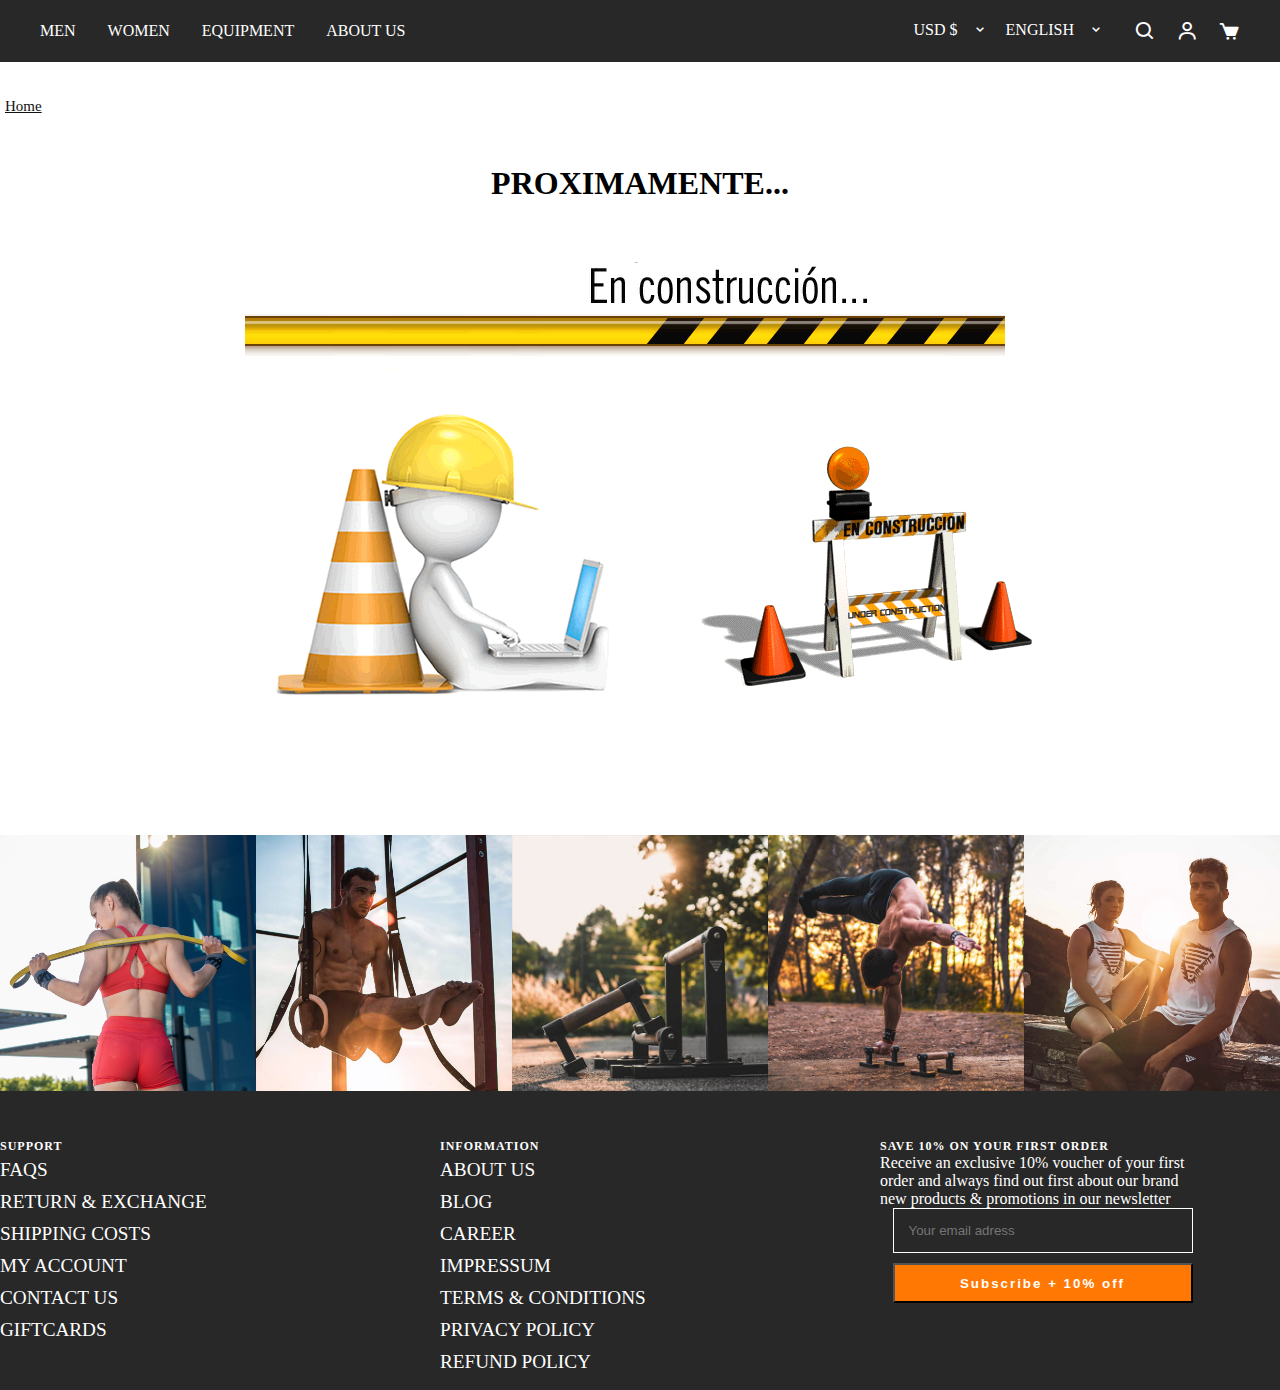
<file: section/sobre-nosotros.html>
<!DOCTYPE html>
<html lang="en">
<head>
    <head>
        <meta charset="UTF-8">
        <meta http-equiv="X-UA-Compatible" content="IE=edge">
        <meta name="viewport" content="width=device-width, initial-scale=1.0">
        <link href='https://unpkg.com/boxicons@2.1.4/css/boxicons.min.css' rel='stylesheet'>
        <link href="https://cdn.jsdelivr.net/npm/bootstrap@5.3.0-alpha1/dist/css/bootstrap.min.css" rel="stylesheet" integrity="sha384-GLhlTQ8iRABdZLl6O3oVMWSktQOp6b7In1Zl3/Jr59b6EGGoI1aFkw7cmDA6j6gD" crossorigin="anonymous">
        <link rel="stylesheet" href="../css/style.css">
        <title>Calisthenics | Sobre Nosotros</title>
    </head>
</head>
<body>
    <header>
        <div class="container-1">
            <div class="hader__wrapper">
                <div class="container-navbar-1">
                    <div class="navbar">
                        <nav>
                            <ul>
                                <li><a href="../section/ropa-de-hombres.html">MEN</a></li>
                                <li><a href="../section/ropa-de-mujeres.html">WOMEN</a></li>
                                <li><a href="../section/equipamento.html">EQUIPMENT</a></li>
                                <li><a href="../section/sobre-nosotros.html">ABOUT US</a></li>
                            </ul>
                        </nav>
                    </div>
                </div>
    
                <div class="header__secondary-link">
                    <form method="post" action="/localization" class="header__cross-border">
                        <input type="hidden" name="form_type" value="localization">
                        <input type="hidden" name="utf8" value="✓">
                        <input type="hidden" name="_method" value="put">
                        <input type="hidden" name="return_to" value="/">
                        <div class="pop-container">
                            <input type="hidden" name="countr_code" value="us">
                            <span class="visually-hidden">Contry/region</span>
                            <button type="button" is="toggle-button" class="popover-button">
                                USD $
                                <div class="chvron icon--inline">
                                    <i class='bx bx-chevron-down'></i>
                                </div>
                            </button>
                        </div>
                        <div class="pop-container">
                            <input type="hidden" name="countr_code" value="us">
                            <span class="visually-hidden">Contry/region</span>
                            <button type="button" is="toggle-button" class="popover-button">
                                ENGLISH
                                <div class="chvron icon--inline">
                                    <i class='bx bx-chevron-down'></i>
                                </div>
                            </button>
                        </div>
                    </form>

                    <div class="header__icon-list">
                        <a href="#" class="header__icon-wrapper"><i class='bx bx-search'></i></a>
                        <a href="../section/login.html" class="header__icon-wrapper"><i class='bx bx-user' ></i></a>
                        <a href="#" class="header__icon-wrapper"><i class='bx bxs-cart' ></i></a>
                    </div>
                </div>
            </div>
        </div>
    </header>

    <div class="breadcrumb-option">
        <div class="container">
            <div class="row">
                <div class="col-lg-12">
                    <div class="breadcrumb__links">
                        <a href="../index.html"><i class="fa fa-home"></i> Home</a>
                    </div>
                </div>
            </div>
        </div>
    </div>

    <section class="about-us">
        <div class="container-1">
            <div class="text">
                <h1>PROXIMAMENTE...</h1>
            </div>
            
            <div class="img">
                <img src="../imagenes/logo/enconstruccion.gif" alt="enconstruccion">
            </div>
        </div>
    </section>

    <section class="footer-img">
        <div class="container-1">
            <img src="../imagenes/img-mein/img-footer/resistencia-a.webp" alt="Resistencia">
            <img src="../imagenes/img-mein/img-footer/fuerza-b.webp" alt="Fuerza-b">
            <img src="../imagenes/img-mein/img-footer/paralelas-c.jpg" alt="Paralelas">
            <img src="../imagenes/img-mein/img-footer/equilibrio-d.jpg" alt="Equilibrio">
            <img src="../imagenes/img-mein/img-footer/amigos-e.webp" alt="Amigos">
        </div>
    </section>

    <div class="shopify-section">
        <footer class="footer">
            <div class="container-1">
                <div class="footer__inner">
                    <div class="footer__item-list">
                        <div class="footer__item">
                            <div class="footer__item-title footer__item--link is-first">
                                <p class="footer__item-ritle heading heading--small">SUPPORT</p>
                                <div class="footer__item--content">
                                    <ul class="linklist list--unstyled">
                                        <li class="linklist__item"><a href="#">FAQS</a></li>
                                        <li class="linklist__item"><a href="#">RETURN & EXCHANGE</a></li>
                                        <li class="linklist__item"><a href="#">SHIPPING COSTS</a></li>
                                        <li class="linklist__item"><a href="#">MY ACCOUNT</a></li>
                                        <li class="linklist__item"><a href="#">CONTACT US</a></li>
                                        <li class="linklist__item"><a href="#">GIFTCARDS</a></li>
                                    </ul>
                                </div>
                            </div>
                        </div>
                        <div class="footer__item">
                            <div class="footer__item-title footer__item--link is-first">
                                <p class="footer__item-ritle heading heading--small">INFORMATION</p>
                                <div class="footer__item--content">
                                    <ul class="linklist list--unstyled">
                                        <li class="linklist__item"><a href="#">ABOUT US</a></li>
                                        <li class="linklist__item"><a href="#">BLOG</a></li>
                                        <li class="linklist__item"><a href="#">CAREER</a></li>
                                        <li class="linklist__item"><a href="#">IMPRESSUM</a></li>
                                        <li class="linklist__item"><a href="#">TERMS & CONDITIONS</a></li>
                                        <li class="linklist__item"><a href="#">PRIVACY POLICY</a></li>
                                        <li class="linklist__item"><a href="#">REFUND POLICY</a></li>
                                    </ul>
                                </div>
                            </div>
                        </div>
                        <div class="footer__item">
                            <P class="footer__item title headin heading--small">SAVE 10% ON YOUR FIRST ORDER</P>
                            <div class="footer__item-content">
                                <p>
                                    Receive an exclusive 10% voucher of your first order and always find out first about our brand new products & promotions in our newsletter
                                </p>
                                <div class="form">
                                    <form action="post">
                                        <label for="email">
                                            <input type="email" required placeholder="Your email adress">
                                        </label>
                                        <button>Subscribe + 10% off</button>
                                    </form>
                                </div>
                            </div>
                        </div>
                    </div>
                </div>
            </div>
        </footer>
    </div>


    <script src="https://cdn.jsdelivr.net/npm/@popperjs/core@2.11.6/dist/umd/popper.min.js" integrity="sha384-oBqDVmMz9ATKxIep9tiCxS/Z9fNfEXiDAYTujMAeBAsjFuCZSmKbSSUnQlmh/jp3" crossorigin="anonymous"></script>
    <script src="https://cdn.jsdelivr.net/npm/bootstrap@5.3.0-alpha1/dist/js/bootstrap.min.js" integrity="sha384-mQ93GR66B00ZXjt0YO5KlohRA5SY2XofN4zfuZxLkoj1gXtW8ANNCe9d5Y3eG5eD" crossorigin="anonymous"></script>
</body>
</html>
</file>
<file: css/style.css>
@import url('https://fonts.googleapis.com/css2?family=Ubuntu:wght@500&display=swap');
@import url('https://fonts.googleapis.com/css2?family=Rubik&display=swap');

*{
    margin: 0;
    padding: 0;
    box-sizing: border-box;
}

.icon-menu{
    display: none;
}


/* TODA ESTA PARTE DEL CSS ES DEL NAVBAR/MENU */

header{
    display: block;
    background-color: rgba(40,40,40);
    color: rgba(255,255,255);
}

header .container-1{
    width: 100%;
    max-width: 1600px;
    margin: 0 auto;
    padding: 0 40px;
}

header .container-1 .hader__wrapper{
    display: flex;
    align-items: center;
    padding: 20px 0;
}

header .container-1 .hader__wrapper .container-navbar-1{
    flex: 1 1 0;
    display: flex;
    align-items: center;
}

header .container-1 .hader__wrapper .container-navbar-1 ul{
    display: flex;
    flex-wrap: wrap;
    row-gap: 12px;
    list-style: none;
    padding: 0;
    margin: 0;
}

header .container-1 .hader__wrapper .container-navbar-1 li{
    margin-right: 32px;
}

header .container-1 .hader__wrapper .container-navbar-1 li a{
    display: block;
    position: relative;
    width: max-content;
    color: inherit;
    text-decoration: none;
}




/*SECTION PARA EL LOGO*/

header .container-1 .hader__wrapper .header__secondary-link{
    display: flex;
    justify-content: flex-end;
    align-items: center;
}

header .container-1 .hader__wrapper .header__secondary-link .header__cross-border{
    display: grid;
    grid-auto-flow: column;
    grid-gap: 18px;
    gap: 18px;
    margin-right: 30px;
}

header .container-1 .hader__wrapper .header__secondary-link .header__cross-border input{
    color: inherit;
    font: inherit;
    margin: 0;
    text-align: inherit;
}

header .container-1 .hader__wrapper .header__secondary-link .header__cross-border .pop-container input{
    color: inherit;
    font: inherit;
    margin: 0;
    text-align: inherit;
}

header .container-1 .hader__wrapper .header__secondary-link .header__cross-border .pop-container .visually-hidden{
    position: absolute !important;
    overflow: hidden;
    clip: rect(0 0 0 0);
    height: 1px;
    width: 1px;
    margin: -1px;
    padding: 0;
    border: 0;
}

header .container-1 .hader__wrapper .header__secondary-link .header__cross-border .pop-container button{
    padding: 0;
    overflow: visible;
    background: none;
    border: none;
    border-radius: 0;
    cursor: pointer;
    appearance: none;
    touch-action: manipulation;
    color: inherit;
    font: inherit;
    margin: 0;
    text-align: inherit;
}

header .container-1 .hader__wrapper .header__secondary-link .header__cross-border .pop-container .popover-button{
    width: max-content;
}

header .container-1 .hader__wrapper .header__secondary-link .header__cross-border .pop-container .popover-button .chvron{
    position: relative;
    top: -1px;
    display: inline-block;
    vertical-align: middle;
    background: none;
    pointer-events: none;
    overflow: visible;
}

header .container-1 .hader__wrapper .header__secondary-link .header__cross-border .pop-container .popover-button .icon--inline{
    display: inline-block;
    margin-left: 10px;
}

header .container-1 .hader__wrapper .header__secondary-link{
    display: flex;
    justify-content: flex-end;
    align-items: center;
}

header .container-1 .hader__wrapper .header__secondary-link .header__icon-list{
    display: grid;
    grid-auto-flow: column;
    grid-gap: 20px;
    gap: 20px;
    justify-content: flex-start;
    align-items: center;
}

header .container-1 .hader__wrapper .header__secondary-link .header__icon-wrapper{
    display: block;
    position: relative;
    color: inherit;
    text-decoration: none;
}

header .container-1 .hader__wrapper .header__secondary-link .header__icon-wrapper i{
    display: block;
    background: none;
    pointer-events: none;
    overflow: visible;
    font-size: 1.4em;
}


/* TODA ESTA PARTE ES DEL ACCESO RAPIDO OBJEPTO */

.items-objet .container-1{
    display: flex;
    background: #fafafa;
    justify-content: space-between;
    align-items: center;
    padding: 20px 20px 15px 0;
    overflow: auto;
}

.items-objet .container-1 a{
    min-width: 85px;
    padding-left: 20px;
    word-break: break-all;
    font-size: 14px;
    line-height: 16px;
    color: inherit;
    text-decoration: none;
    text-align: center;
}

.items-objet .container-1 a img{
    border-radius: 50%;
    max-width: 100%;
    display: block;
    border: 1px solid gray;
    margin-bottom: 8px;
}


/* TODA ESTA PARTE ES DEL LO MAS VENDIDO */
.mas-vendidos .container-text{
    display: flex;
    flex-direction: column;
    text-align: center;
    margin-top: 100px;
}

.mas-vendidos .container-text h2{
    font-weight: 600;
    font-size: 15px;
    letter-spacing: 1px;
    display: block;
    color: gray;
}

.mas-vendidos .container-text h3{
    margin: 10px 0;
    font-size: 40px;
}

.mas-vendidos .container-1 .container-2{
    display: flex;
    flex-wrap: wrap;
    align-items: center;
    justify-content: center;
}

.mas-vendidos .container-1 .container-2 .objet{
    padding: 30px 12px;
    text-align: center;
}

.mas-vendidos .container-1 .container-2 .objet .paralelas:hover{
    box-shadow: rgba(0, 0, 0, 0.35) 0px 5px 15px;
    transition: .3s;
}

.mas-vendidos .container-1 .container-2 img{
    width: 360px;
    height: 470px;
}

.mas-vendidos .container-1 .container-2 .objet .precios{
    display: flex;
    flex-direction: column;
    padding: 15px 0;
    font-size: 1.2rem;
}

.mas-vendidos .container-1 .container-2 .objet .precios a{
    text-decoration: none;
    color: inherit;
    padding: 5px 0;
}

.mas-vendidos .container-1 .btn-1{
    text-align: center;
    justify-content: center;
    margin-bottom: 50px;
}

.mas-vendidos .container-1 .btn-1 a{
    background: gray;
    padding: 20px 40px;
    letter-spacing: 3px;
    text-decoration: none;
    color: #fff;
}

.mas-vendidos .container-1 .btn-1 a:hover{
    background: #b1b0b0;
    color: #666666;
    transition: .2s;
}


/*TODA ESTA PARTE ES DE VENTAS*/

.ventas{
    background: rgb(244,244,244);
}

.ventas .container-1{
    margin-top: 0px;
    margin-bottom: 0px;
    margin: 40px;
    display: block;

}

.ventas .container-1 .container-2{
    display: flex;
    flex-wrap: wrap;
}

.ventas .container-1 .container-2 {
    display: flow-root;
}

.ventas .container-1 .container-3{
    width: 100%;
    max-width: 1600px;
    margin: 0px auto;
    padding: 0px 40px;

}

.ventas .container-1 .container-3 .native{
    display: block;
}

.ventas .container-1 .container-3 .native .content-box-1{
    display: block;
}

.ventas .container-1 .container-3 .native .content-box-1 .content-box-2{
    display: flex;
    margin: 40px;
}

.ventas .container-1 .container-3 .native .content-box-1 .content-box-2 .caja{
    display: block;
    text-align: center;
    padding: 0px 40px;
    width: 100%;
    scroll-snap-align: center;
    scroll-snap-stop: always;
}

.ventas .container-1 .container-3 .native .content-box-1 .content-box-2 .caja .icon{
    margin-bottom: 16px;
}

.ventas .container-1 .container-3 .native .content-box-1 .content-box-2 .caja .icon i{
    display: block;
    font-size: 1.5em;
}


/*ESTA PARTE ES DE ATLETAS */

.atletas .container-1{
    display: flex;
    flex-wrap: wrap;
    align-items: center;
    justify-content: center;
    margin: 200px 0;
}

.atletas .container-1 .container-img img{
    width: 400px;
}

.atletas .container-1 .container-text-2{
    display: flex;
    flex-direction: column;
    text-align: center;
}

.atletas .container-1 .container-text-2 h2{
    display: block;
    font-size: 20px;
    padding: 10px 0;
    color: gray;
}

.atletas .container-1 .container-text-2 h3{
    display: block;
    font-size: 40px;
    padding-bottom: 20px;
}

.atletas .container-1 .container-text-2 .text{
    padding-left: 10px;
}

.atletas .container-1 .container-text-1 .btn-1{
    text-align: center;
    padding-top: 50px;
}

.atletas .container-1 .container-text-1 .btn-1 a{
    background: gray;
    padding: 20px;
    letter-spacing: 2px;
    text-decoration: none;
    color: #fff;
}


/*TODA ESTA PARTE PERTENECE A LA DE FOOTER-IMG*/

.footer-img .container-1{
    display: flex;
    justify-content: space-between;
    align-items: center;
}

.footer-img .container-1 img{
    height: auto;
    max-width: 20%;
    border-style: none;
    vertical-align: top;
}


/*TODO ESTO ES PARTE DEL FOTER*/

div .footer{
    padding-top: 48px;
    background-color: rgba(40,40,40);
    color: rgb(255,255,255);
}

div .footer .container-1{
    width: 100%;
    max-width: 1600px;
    margin-left: auto;
    margin-right: auto;
    padding-left: 0 40px;
}

div .footer .container-1 .footer__inner .footer__item-list{
    display: grid;
    grid-gap: 40px;
    gap: 40px;
    grid-template-columns: 1fr 1fr 1fr;
    justify-content: space-between;
}

div .footer .container-1 .footer__inner .footer__item-list .footer__item{
    max-width: 325px;
    word-break: break-word;
}

div .footer .container-1 .footer__inner .footer__item-list .footer__item .footer__item-title{
    margin-bottom: 12px;
}

div .footer .container-1 .footer__inner .footer__item-list .footer__item .heading--small{
    font-size: 12px;
    font-weight: 600;
    letter-spacing: 1px;
}

div .footer .container-1 .footer__inner .footer__item-list .footer__item .footer__item--content ul{
    list-style: none;
    padding: 0;
    margin: 0;
}

div .footer .container-1 .footer__inner .footer__item-list .footer__item .footer__item--content li a{
    display: inline-block;
    color: inherit;
    text-decoration: none;
    font-size: 1.2em;
    padding: 5px 0;
}

div .footer .container-1 .footer__inner .footer__item-list .footer__item .heading--small{
    font-size: 12px;
    letter-spacing: 1px;
}

div .footer .container-1 .footer__inner .footer__item-list .footer__item .footer__item-content .form{
    display: flex;
    text-align: center;
    justify-content: center;
}

div .footer .container-1 .footer__inner .footer__item-list .footer__item .footer__item-content .form label{
    margin-top: 30px;
}

div .footer .container-1 .footer__inner .footer__item-list .footer__item .footer__item-content .form input{
    height: 45px;
    width: 300px;
    background: rgba(40,40,40);
    border: 1.5px solid #fff;
    color: #fff;
}

div .footer .container-1 .footer__inner .footer__item-list .footer__item .footer__item-content .form input::placeholder{
    padding: 0 15px ;

}

div .footer .container-1 .footer__inner .footer__item-list .footer__item .footer__item-content .form button{
    margin-top: 10px;
    background-color: #ff7803;
    height: 40px;
    width: 300px;
    letter-spacing: 2px;
    color: #fff;
    font-weight: 600;
}


/*TODA ESTA PARTE ES DEL LOGIN/REGISTER*/


.login{
    display: grid;
    flex-wrap: wrap;
    align-items: center;
    justify-content: center;
    text-align: center;
    font-family: Ubuntu, sans-serif;
}

.login .container-login{
    display: flex;
    flex-direction: column;
    justify-content: flex-start;
    margin: 73px;
}

.login .container-login .login-text{
    display: flex;
    flex-direction: column;
    padding-bottom: 50px;
}

.login .container-login .login-text h2{
    font-size: 50px;
    padding-bottom: 30px;
    font-weight: bold;
}

.login .container-login .login-text h3{
    font-size: 20px;
    color: gray;
    font-weight: 400;
}

.login .container-login .login-input form{
    display: flex;
    flex-direction: column;
    align-items: center;
    justify-content: center;
}

.login .container-login .login-input label{
    font-size: 1.2em;
    font-weight: 600;
    padding: 10px 0;
}

.login .container-login .login-input input{
    display: flex;
    height: 50px;
    width: 450px;
    border: none;
    outline: 1px solid rgb(179, 179, 179);
}

.login .container-login .login-input button{
    background: #ff5100;
    color: #fff;
    height: 60px;
    width: 450px;
    border: none;
    margin: 30px 0;
}

.login .container-login .login-input button:hover{
    background: #ff783a;
    transition: .2s;
}

.login .container-login .login-input button span{
    padding: 30px;
}


/*TODA ESTA PARTE DEL CSS PERTENECE A ROPA DE HOMBRE, ROPA DE MUJERES Y EQUIPAMENTO*/

    /*SECTION PARA VOLVER AL INCIO*/

.breadcrumb-option{
    padding-top: 35px;
}
    
.breadcrumb__links a{
    font-size: 15px;
    font-weight: 500;
    color: #111111;
    margin-right: 18px;
    display: inline-block;
    position: relative;
}
    
.breadcrumb__links a:after{
    position: absolute;
    right: -14px;
    top: 0;
    content: "";
    font-family: "FontAwesome";
}
    
.breadcrumb__links a i{
    margin-right: 5px;
}
    
.breadcrumb__links span{
    font-size: 15px;
    font-weight: 500;
    color: #888888;
    display: inline-block;
}


    /*SECTION DE SHOP BY SIZE*/

.section-title {
	margin-bottom: 45px;
}

.section-title h4 {
	color: #111111;
	font-weight: 600;
	text-transform: uppercase;
	position: relative;
	display: inline-block;
}

.section-title h4:after {
	position: absolute;
	left: 0;
	bottom: -4px;
	height: 2px;
	width: 70px;
	background: #ca1515;
	content: "";
}

.set-bg {
	background-repeat: no-repeat;
	background-size: cover;
	background-position: top center;
}

.spad {
	padding-top: 100px;
	padding-bottom: 100px;
}

.text-white h1,
.text-white h2,
.text-white h3,
.text-white h4,
.text-white h5,
.text-white h6,
.text-white p,
.text-white span,
.text-white li,
.text-white a {
	color: #fff;
}



    /*SECTION DE LOS PRODUCTOS*/

.product {
	padding-top: 60px;
	padding-bottom: 50px;
}

.filter__controls {
	text-align: right;
	margin-bottom: 50px;
}

.filter__controls li {
	font-size: 14px;
	list-style: none;
	display: inline-block;
	color: #111111;
	margin-right: 35px;
	position: relative;
	cursor: pointer;
}

.filter__controls li.active:after {
	opacity: 1;
}

.filter__controls li:after {
	position: absolute;
	left: 0;
	bottom: -4px;
	height: 2px;
	width: 100%;
	background: #ca1515;
	content: "";
	opacity: 0;
}

.filter__controls li:last-child {
	margin-right: 0;
}

.product__item {
	margin-bottom: 35px;
}

.product__item:hover .product__hover li {
	opacity: 1;
	top: 0;
}

.product__item.sale .product__item__pic .label {
	background: #ca1515;
}

.product__item.sale .product__item__text .product__price {
	color: #ca1515;
}

.product__item__pic {
	height: 360px;
	position: relative;
	overflow: hidden;
}

.product__item__pic .label {
	font-size: 12px;
	color: #ffffff;
	font-weight: 500;
	display: inline-block;
	padding: 2px 8px;
	text-transform: uppercase;
	position: absolute;
	left: 10px;
	top: 10px;
}

.product__item__pic .label.new {
	background: #36a300;
}

.product__item__pic .label.stockout {
	background: #111111;
}

.product__item__pic .label.stockblue {
	background: #0066bd !important;
}

.product__item__pic .label.sale {
	background: #ca1515;
}

.product__hover {
	position: absolute;
	left: 0;
	width: 100%;
	bottom: 30px;
	text-align: center;
}

.product__hover li {
	list-style: none;
	display: inline-block;
	margin-right: 10px;
	position: relative;
	top: 100px;
	opacity: 0;
}

.product__hover li:nth-child(1) {
	-webkit-transition: all 0.4s ease 0.1s;
	-o-transition: all 0.4s ease 0.1s;
	transition: all 0.4s ease 0.1s;
}

.product__hover li:nth-child(2) {
	-webkit-transition: all 0.4s ease 0.15s;
	-o-transition: all 0.4s ease 0.15s;
	transition: all 0.4s ease 0.15s;
}

.product__hover li:nth-child(3) {
	-webkit-transition: all 0.4s ease 0.2s;
	-o-transition: all 0.4s ease 0.2s;
	transition: all 0.4s ease 0.2s;
}

.product__hover li:last-child {
	margin-right: 0;
}

.product__hover li:hover a {
	background: #ca1515;
}

.product__hover li:hover a span {
	color: #ffffff;
	-webkit-transform: rotate(360deg);
	-ms-transform: rotate(360deg);
	transform: rotate(360deg);
}

.product__hover li a {
	font-size: 18px;
	color: #111111;
	display: block;
	height: 45px;
	width: 45px;
	background: #ffffff;
	line-height: 48px;
	text-align: center;
	border-radius: 50%;
	-webkit-transition: all, 0.5s;
	-o-transition: all, 0.5s;
	transition: all, 0.5s;
}

.product__hover li a span {
	position: relative;
	-webkit-transform: rotate(0);
	-ms-transform: rotate(0);
	transform: rotate(0);
	-webkit-transition: all, 0.3s;
	-o-transition: all, 0.3s;
	transition: all, 0.3s;
	display: inline-block;
}

.product__item__text {
	text-align: center;
	padding-top: 22px;
}

.product__item__text h6 a {
	font-size: 14px;
	color: #111111;
}

.product__item__text .rating {
	line-height: 18px;
	margin-bottom: 5px;
}

.product__item__text .rating i {
	font-size: 10px;
	color: #e3c01c;
	margin-right: -4px;
}

.product__item__text .rating i:last-child {
	margin-right: 0;
}

.product__item__text .product__price {
	color: #111111;
	font-weight: 600;
}

.product__item__text .product__price span {
	font-size: 14px;
	color: #b1b0b0;
	text-decoration: line-through;
	margin-left: 4px;
}


/*ESTA PARTE ES DE CATEGORIA - SHOP DE PRECIOS -SHOP BY SIZE*/

.shop {
	padding-top: 70px;
	padding-bottom: 80px;
}

.sidebar__categories {
	margin-bottom: 50px;
}

.sidebar__categories .section-title {
	margin-bottom: 35px;
}

.sidebar__categories .section-title h4 {
	font-size: 18px;
}

.categories__accordion .card {
	border: none;
	border-radius: 0;
	padding-bottom: 12px;
	border-bottom: 1px solid #f2f2f2 !important;
	margin-bottom: 12px;
}

.categories__accordion .card:last-child {
	padding-bottom: 0;
	margin-bottom: 0;
	border-bottom: none !important;
}

.categories__accordion .card-heading {
	cursor: pointer;
}

.categories__accordion .card-heading a {
	font-size: 14px;
	font-weight: 500;
	color: #111111;
	display: block;
}

.categories__accordion .card-body {
	padding-left: 0;
	padding-top: 6px;
	padding-bottom: 0;
}

.categories__accordion .card-body li {
	list-style: none;
	position: relative;
	padding-left: 16px;
}

.categories__accordion .card-body li:before {
	position: absolute;
	left: 4px;
	top: 14px;
	height: 1px;
	width: 4px;
	background: #666666;
	content: "";
}

.categories__accordion .card-body li a {
	font-size: 14px;
	color: #666666;
	line-height: 30px;
}

.categories__accordion .card-heading a:after,
.categories__accordion .card-heading>a.active[aria-expanded=false]:after {
	content: "";
	font-size: 14px;
	font-family: "FontAwesome";
	color: #666666;
	position: absolute;
	right: 30px;
	top: 0px;
}

.categories__accordion .card-heading.active a:after {
	content: "";
	font-size: 14px;
	font-family: "FontAwesome";
	color: #666666;
	position: absolute;
	right: 30px;
	top: -1px;
}

.categories__accordion .card-heading a[aria-expanded=true]:after,
.categories__accordion .card-heading>a.active:after {
	content: "";
	font-size: 14px;
	font-family: "FontAwesome";
	color: #666666;
	position: absolute;
	right: 30px;
	top: -1px;
}

.sidebar__filter {
	position: relative;
	margin-bottom: 60px;
}

.sidebar__filter .section-title {
	margin-bottom: 50px;
}

.sidebar__filter .section-title h4 {
	font-size: 18px;
}

.sidebar__filter a {
	font-size: 14px;
	color: #0d0d0d;
	text-transform: uppercase;
	letter-spacing: 2px;
	font-weight: 700;
	display: inline-block;
	padding: 5px 16px 5px 24px;
	border: 2px solid #ff0000;
	position: absolute;
	right: 0;
	bottom: -5px;
	border-radius: 2px;
}

.filter-range-wrap .range-slider .price-input {
	position: relative;
}

.filter-range-wrap .range-slider .price-input p {
	font-size: 16px;
	color: #0d0d0d;
	font-weight: 500;
	display: inline-block;
	margin-bottom: 0;
}

.filter-range-wrap .range-slider .price-input:after {
	position: absolute;
	left: 81px;
	top: 12px;
	height: 1px;
	width: 5px;
	background: #0d0d0d;
	content: "";
}

.filter-range-wrap .range-slider .price-input input {
	font-size: 16px;
	color: #0d0d0d;
	max-width: 16%;
	border: none;
}

.filter-range-wrap .range-slider .price-input input:nth-child(1) {
	margin-right: 28px;
}

.filter-range-wrap .price-range {
	border-radius: 0;
	margin-bottom: 28px;
}

.filter-range-wrap .price-range.ui-widget-content {
	border: none;
	background: rgba(0, 0, 0, 0.1);
	height: 5px;
}

.filter-range-wrap .price-range.ui-widget-content .ui-slider-handle {
	height: 14px;
	width: 14px;
	border-radius: 50%;
	background: #ca1515;
	border: none;
	outline: none;
	cursor: pointer;
}

.filter-range-wrap .price-range .ui-slider-range {
	background: #ca1515;
	border-radius: 0;
}

.sidebar__sizes,
.sidebar__color {
	margin-bottom: 40px;
}

.sidebar__sizes .section-title,
.sidebar__color .section-title {
	margin-bottom: 35px;
}

.sidebar__sizes .section-title h4,
.sidebar__color .section-title h4 {
	font-size: 18px;
}

.sidebar__sizes .size__list label,
.sidebar__color .size__list label {
	display: block;
	padding-left: 20px;
	font-size: 14px;
	text-transform: uppercase;
	color: #444444;
	position: relative;
	cursor: pointer;
}

.sidebar__sizes .size__list label input,
.sidebar__color .size__list label input {
	position: absolute;
	visibility: hidden;
}

.sidebar__sizes .size__list label input:checked~.checkmark,
.sidebar__color .size__list label input:checked~.checkmark {
	border-color: #ca1515;
}

.sidebar__sizes .size__list label input:checked~.checkmark:after,
.sidebar__color .size__list label input:checked~.checkmark:after {
	border-color: #ca1515;
	opacity: 1;
}

.sidebar__sizes .size__list label .checkmark,
.sidebar__color .size__list label .checkmark {
	position: absolute;
	left: 0;
	top: 4px;
	height: 10px;
	width: 10px;
	border: 1px solid #444444;
	border-radius: 2px;
}

.sidebar__sizes .size__list label .checkmark:after,
.sidebar__color .size__list label .checkmark:after {
	position: absolute;
	left: 0px;
	top: -2px;
	width: 11px;
	height: 5px;
	border: solid #ffffff;
	border-width: 1.5px 1.5px 0px 0px;
	-webkit-transform: rotate(127deg);
	-ms-transform: rotate(127deg);
	transform: rotate(127deg);
	opacity: 0;
	content: "";
}

.sidebar__color .color__list label {
	text-transform: capitalize;
}

.pagination__option a {
	display: inline-block;
	height: 40px;
	width: 40px;
	border: 1px solid #f2f2f2;
	border-radius: 50%;
	font-size: 14px;
	color: #111111;
	font-weight: 600;
	line-height: 40px;
	text-align: center;
	-webkit-transition: all, 0.3s;
	-o-transition: all, 0.3s;
	transition: all, 0.3s;
	margin-right: 6px;
}

.pagination__option a:last-child {
	margin-right: 0;
}

.pagination__option a i {
	font-weight: 600;
}

.pagination__option a:hover {
	background: #0d0d0d;
	border-color: #0d0d0d;
	color: #ffffff;
}




/*ESTA PARTE PERTENECE A "SOBRE NOSOTROS"*/

.about-us {
    text-align: center;
    justify-content: center;
    height: 80vh;
}

.about-us .text{
    padding: 50px;
}


    /*TODA ESTA PARTE PERTENECE AL MEDIA QUERIES*/

    @media (max-width: 1024px) { 
        body{
            background: red;
        }


        /*TODA ESTA PARTE PERTENECE A LA PAGINA PRINCIPAL "INDEX"*/

        .shopify-section .footer .container-1 .footer__inner .footer__item-list{
            padding: 0 40px;
        }
    }




    @media (max-width: 992px){
        body{
            background: blueviolet;
        }
        /*TODA ESTA PARTE ES DEL HEADRE*/

        header .container-1{
            font-size: 13px;
        }



        /*TODA ESTA PARTE PERTENECE A LA PAGINA PRINCIPAL "INDEX"*/

        .ventas .container-1 .container-3 .native .content-box-2{
            display: flex;
            flex-direction: column;
        }
    }







    @media (max-width: 768px){
        body{
            background-color: yellow;
        }

        /*TODA ESTA PARTE ES DEL HEADRE*/

        header .container-1{
            font-size: 13px;
        }

        header .container-1 .navbar ul{
            flex-direction: column;
            align-items: center;
            justify-content: center;
            text-align: center;
            flex: none;
        }
        
        header .container-1 .hader__wrapper .container-navbar-1 .header__secondary-link form{
            display: none;
        }


        /*TODA ESTA PARTE PERTENECE A LA PAGINA PRINCIPAL "INDEX"*/

        .ventas .container-1 .container-3 .native .content-box-2{
            display: flex;
            flex-direction: column;
        }
    
        .ventas .container-1 .container-3 .native .content-box-2 .caja{
            margin-bottom: 50px;
        }
    

        /*ESTA PARTE ES DEL FOOTER*/
        .shopify-section .footer .container-1 .footer__inner .footer__item-list{
            display: grid;
            grid-template-columns: 1fr 1fr;
            padding-left: 50px;
        }


        /*TODA ESTA PARTE PERTENECE A LA ROPA Y EQUIPAMIENTOS*/

        .shop .container .row .col-lg-4 .product__item .product__item__pic img{
            padding-left: 50px;
        }

        .shop .container .row .col-lg-4 .product__item .label{
            margin-left: 50px;
        }




        /*ESTA PARTE ES DE LA IMAGEN DE "SOBRE NOSOTROS, PROXIMAMENTE"*/
        .about-us .container-1 .img img{
            height: 300px;
        }
    }










    @media (max-width: 576px){
        body{
            background: green;
        }

        /*TODA ESTA PARTE ES DEL HEADRE*/
        header .container-1{
            font-size: 13px;
        }
        
        header .container-1 .hader__wrapper .container-navbar-1 .header__cross-border .pop-container{
            display: none;
        }
        


        /*TODA ESTA PARTE PERTENECE A LA PAGINA PRINCIPAL "INDEX"*/

        .ventas .container-1 .container-3 .native .content-box-2{
            display: flex;
            flex-direction: column;
        }
    
        .ventas .container-1 .container-3 .native .content-box-2 .caja{
            margin-bottom: 50px;
        }
    

        /*ESTA PARTE ES DEL FOOTER*/
        .shopify-section .footer .container-1 .footer__inner .footer__item-list{
            display: grid;
            grid-template-columns: 1fr;
            padding-left: 50px;
        }


        /*TODA ESTA PARTE PERTENECE A LA ROPA Y EQUIPAMIENTOS*/

        .shop .container .row .col-lg-4 .product__item .product__item__pic img{
            padding-left: 60px;
        }

        .shop .container .row .col-lg-4 .product__item .label{
            margin-left: 60px;
        }



                /*ESTA PARTE ES DE LA IMAGEN DE "SOBRE NOSOTROS, PROXIMAMENTE"*/
                .about-us .container-1 .img img{
                    height: 300px;
                }
        
    }
</file>
